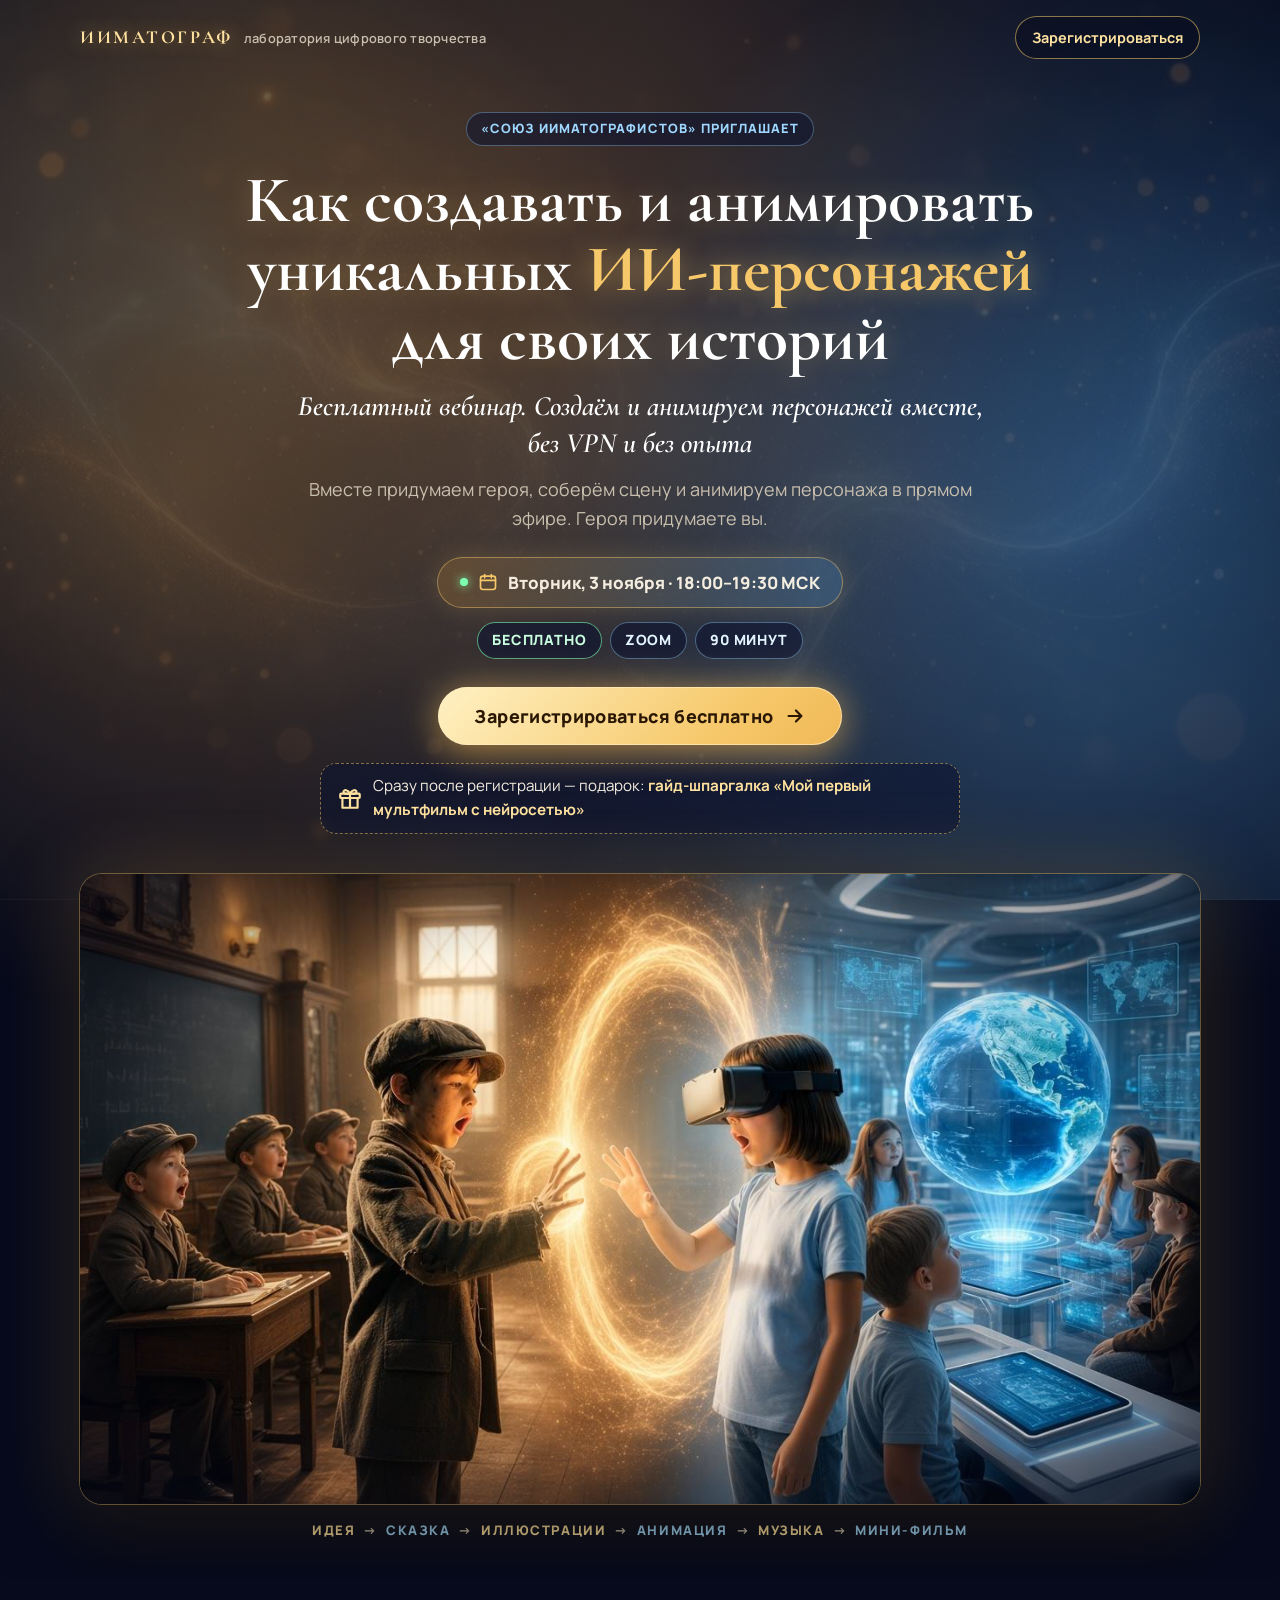
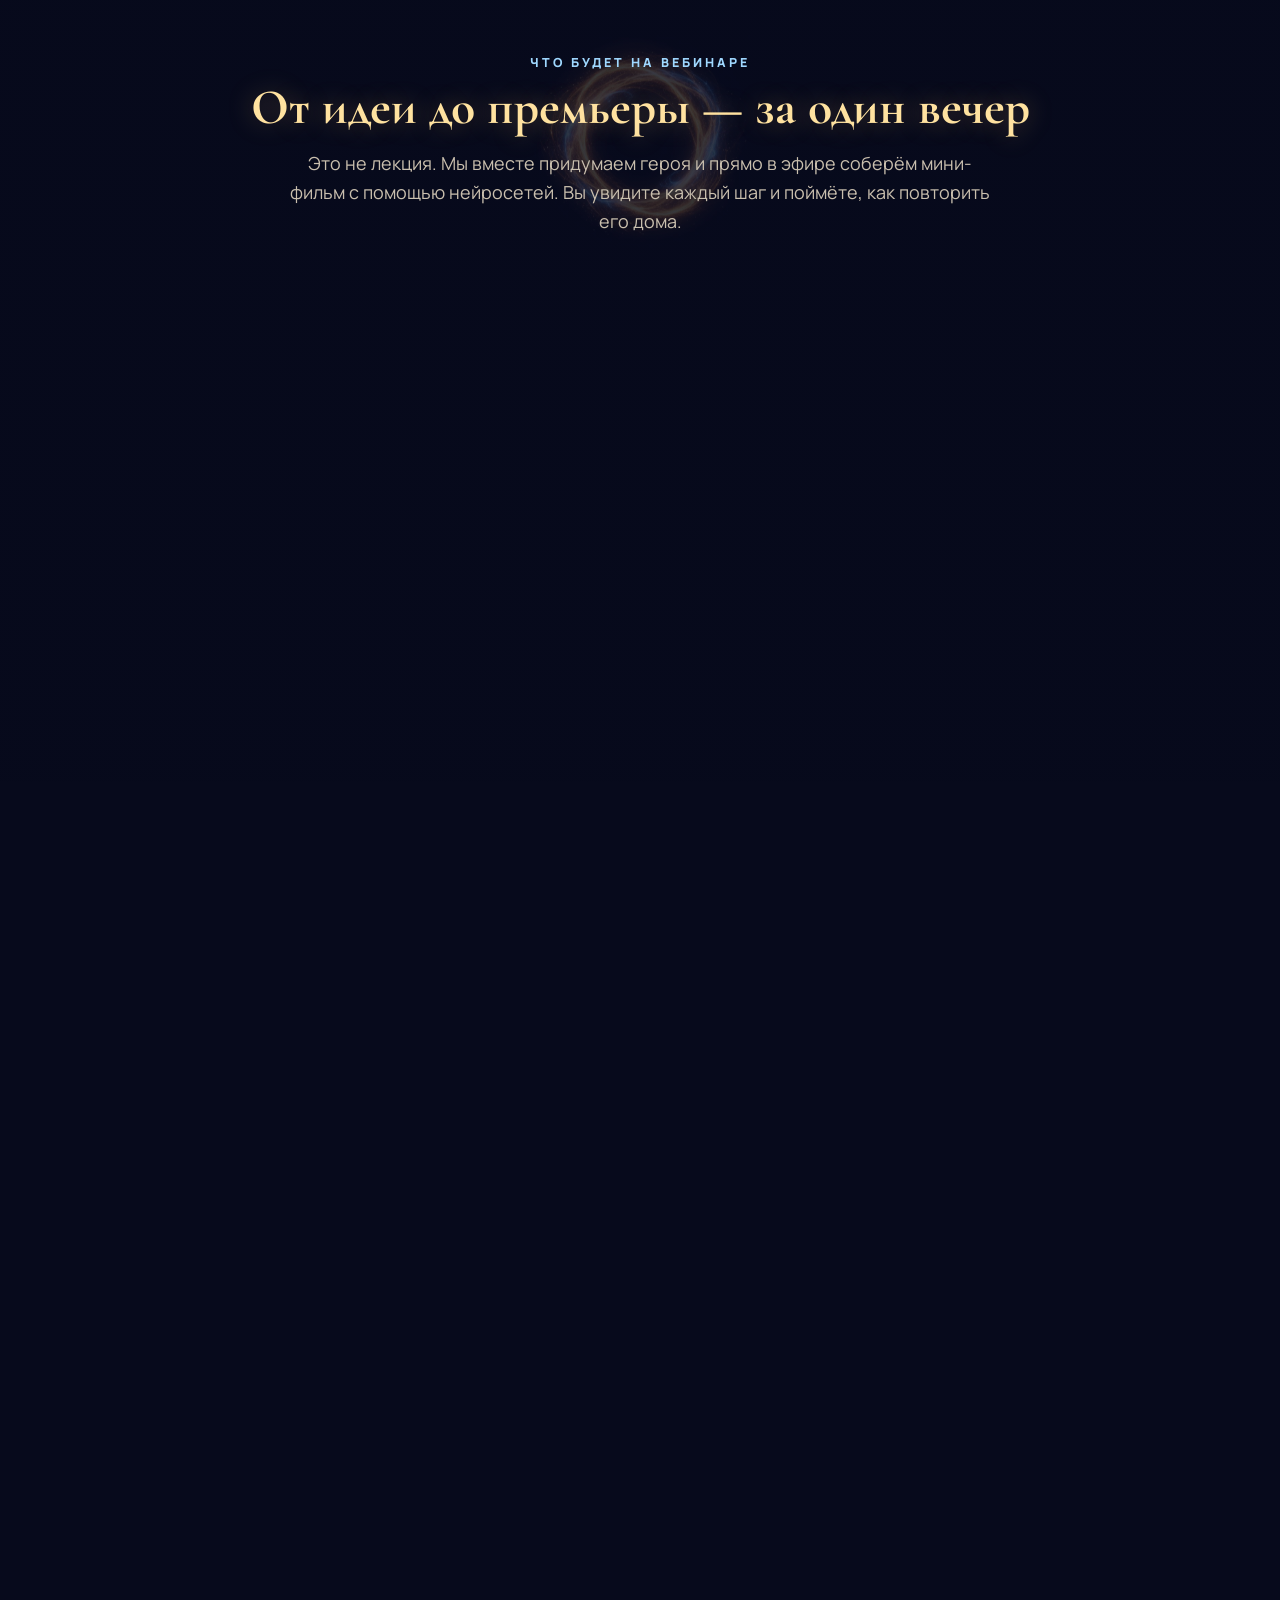
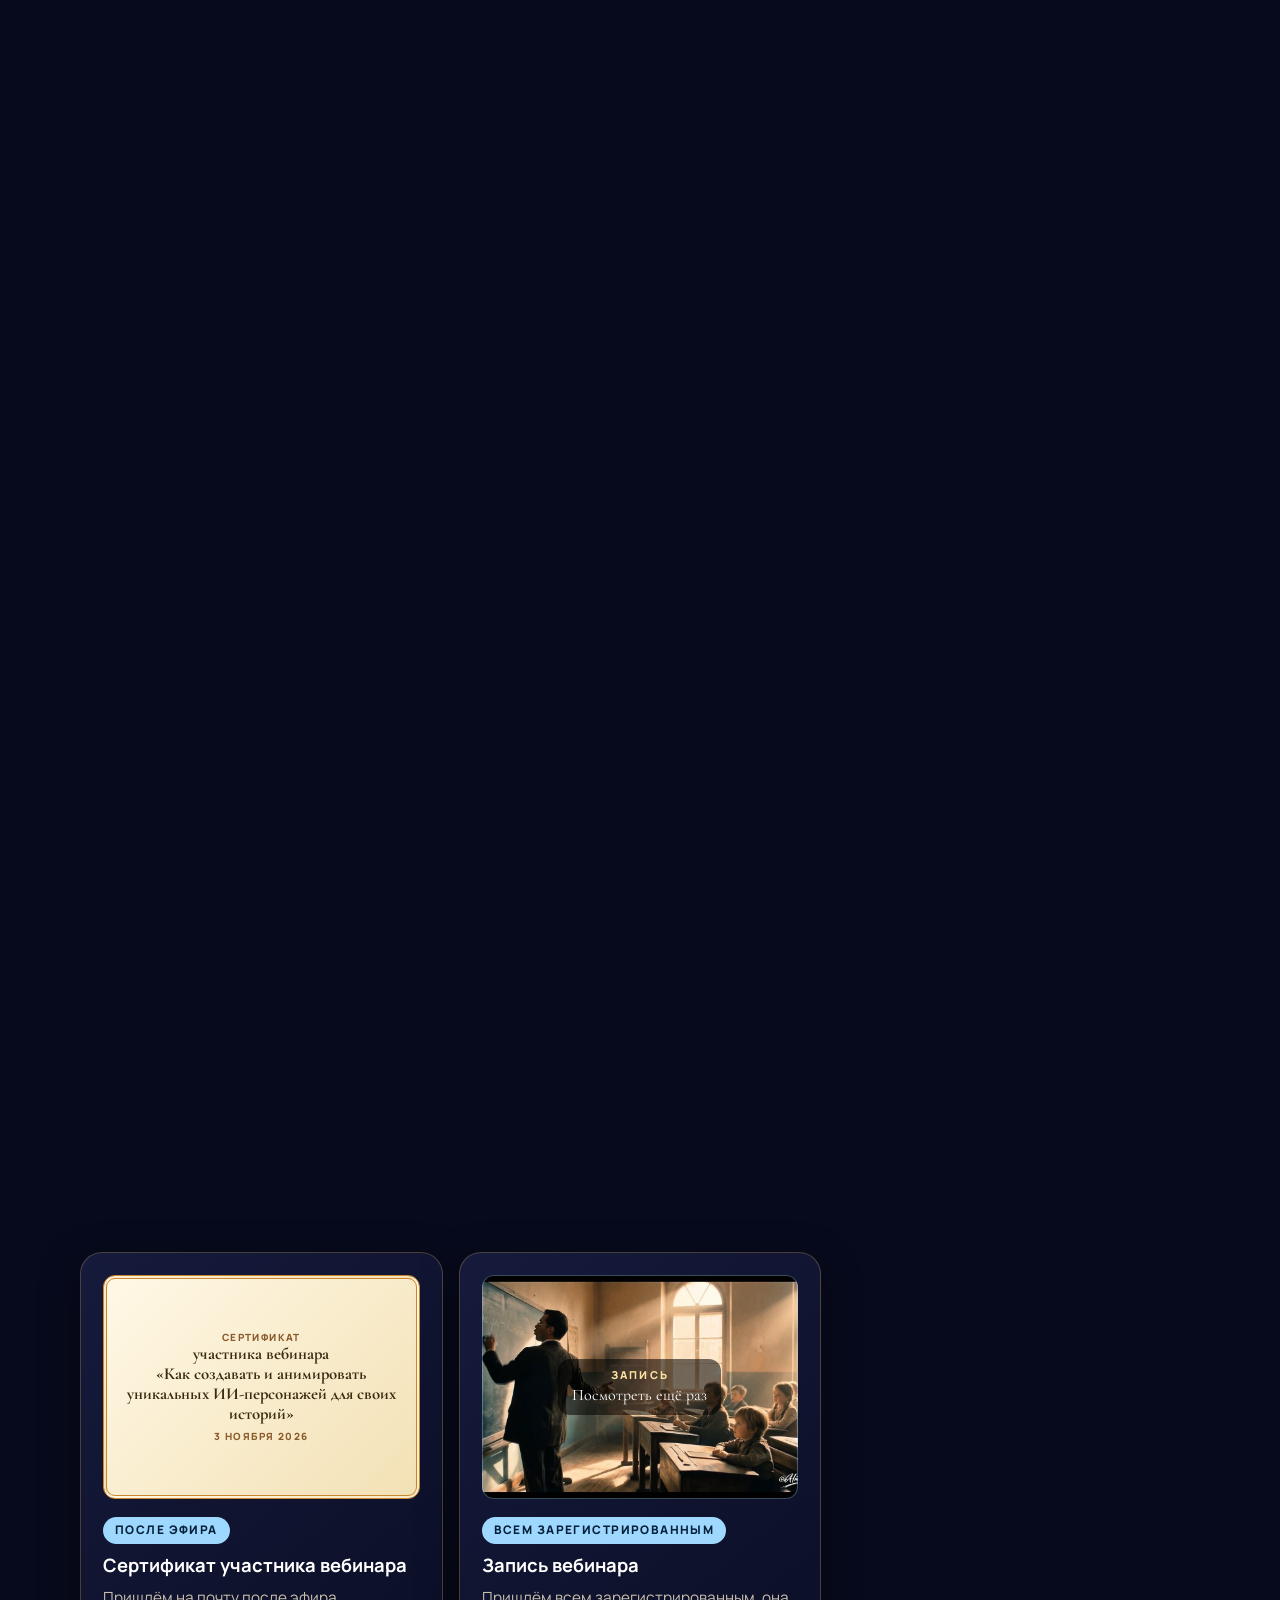
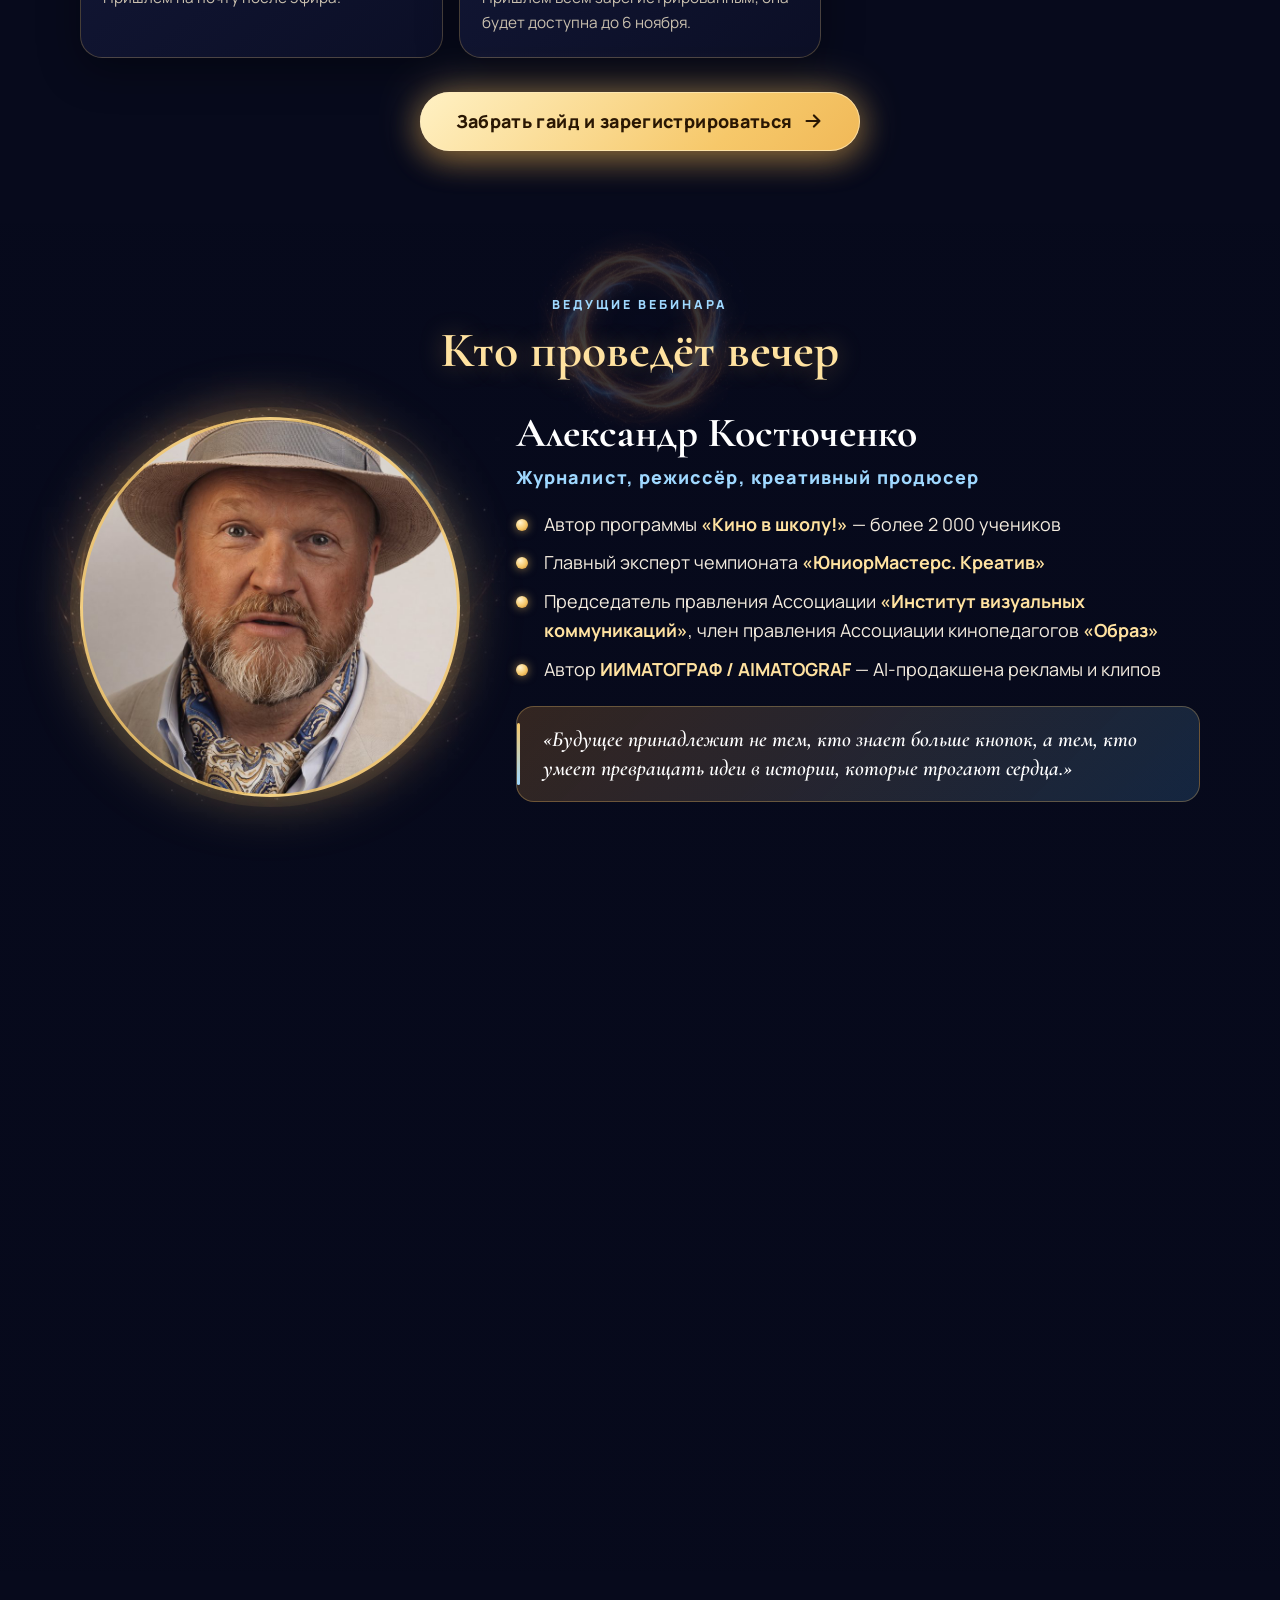
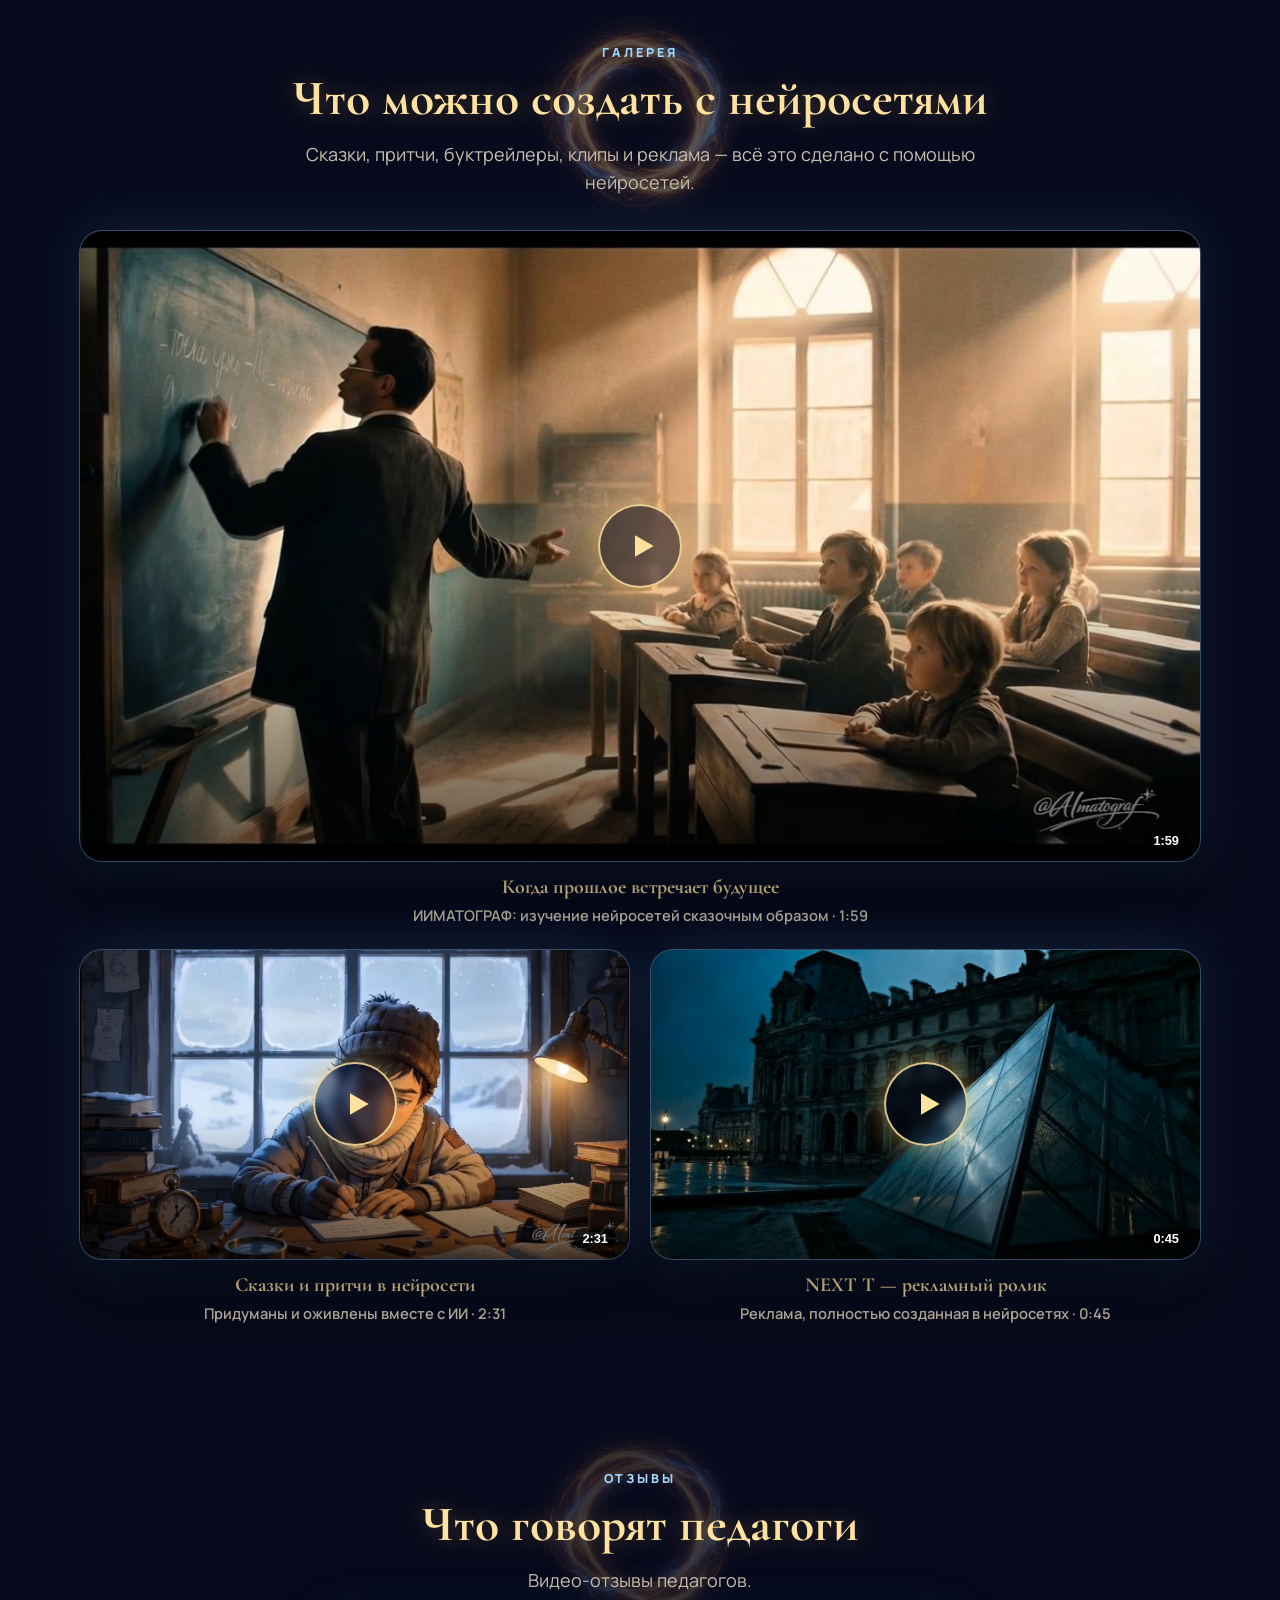
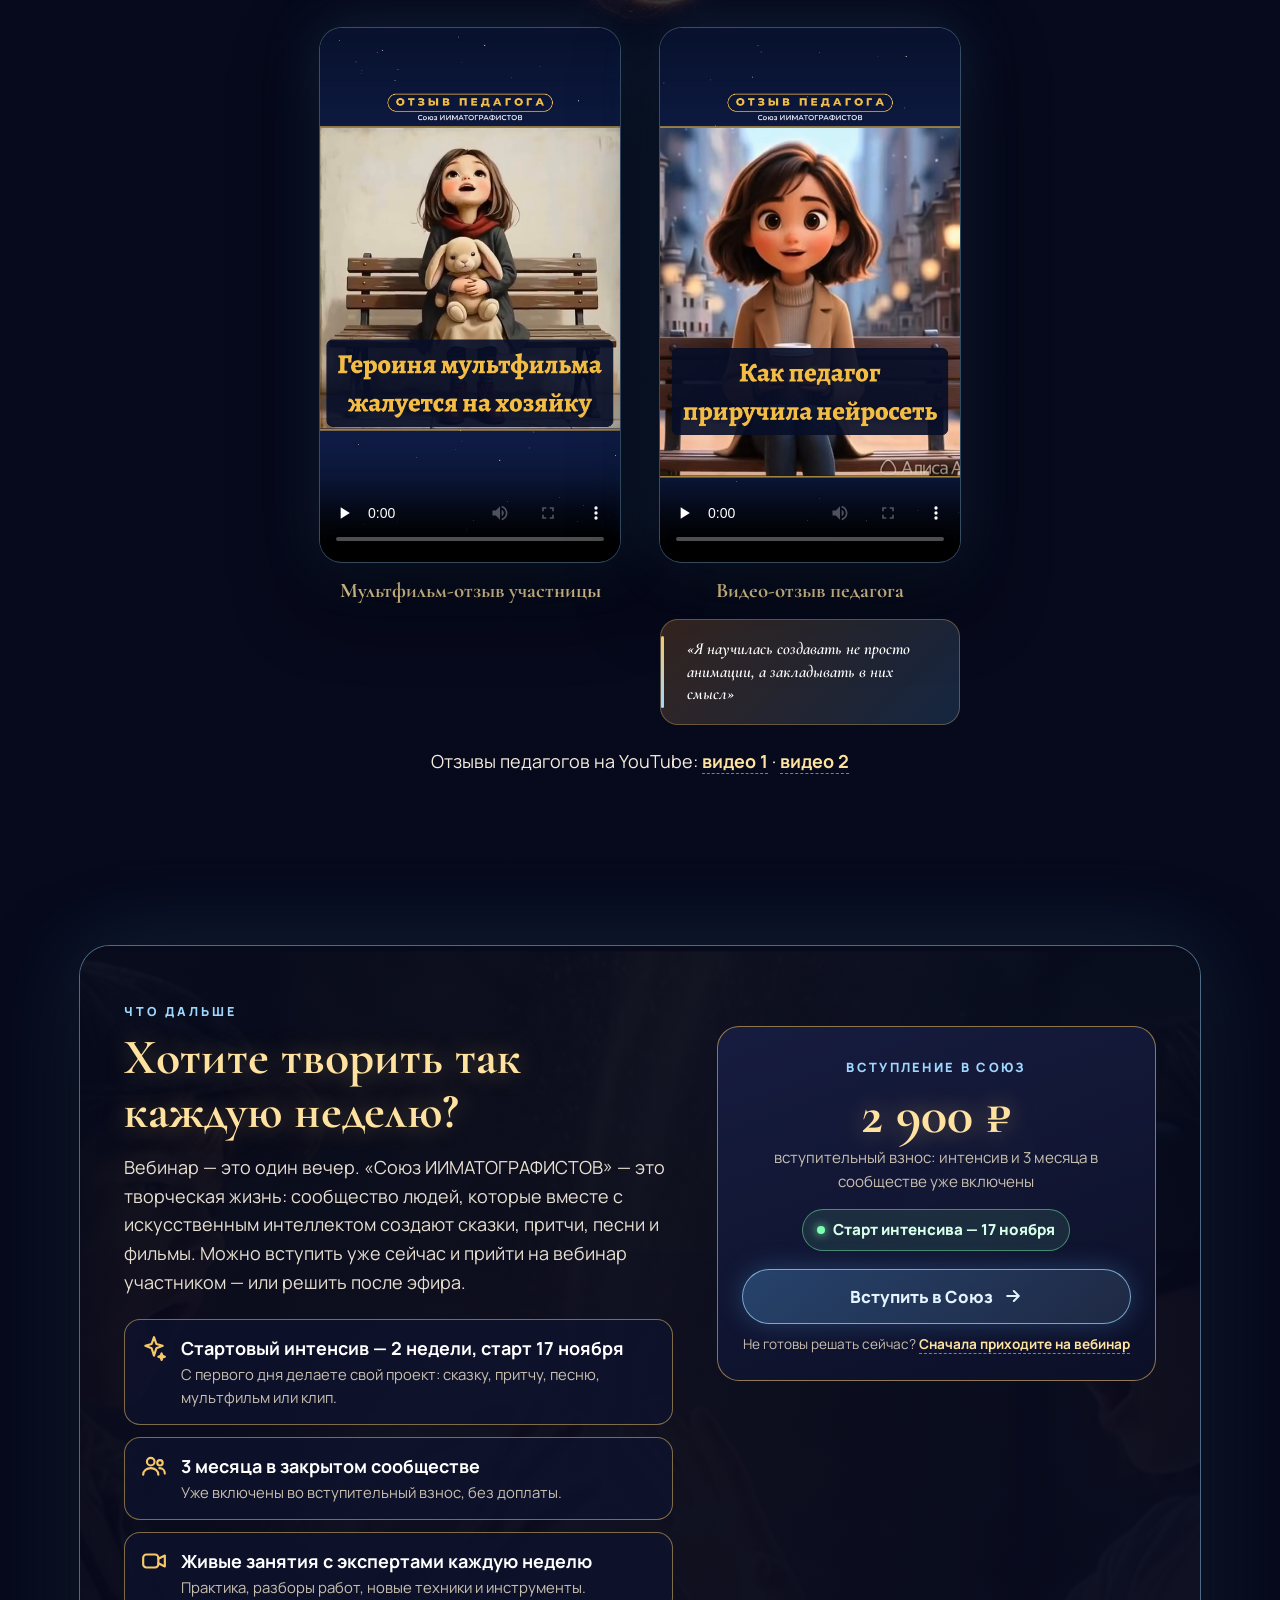
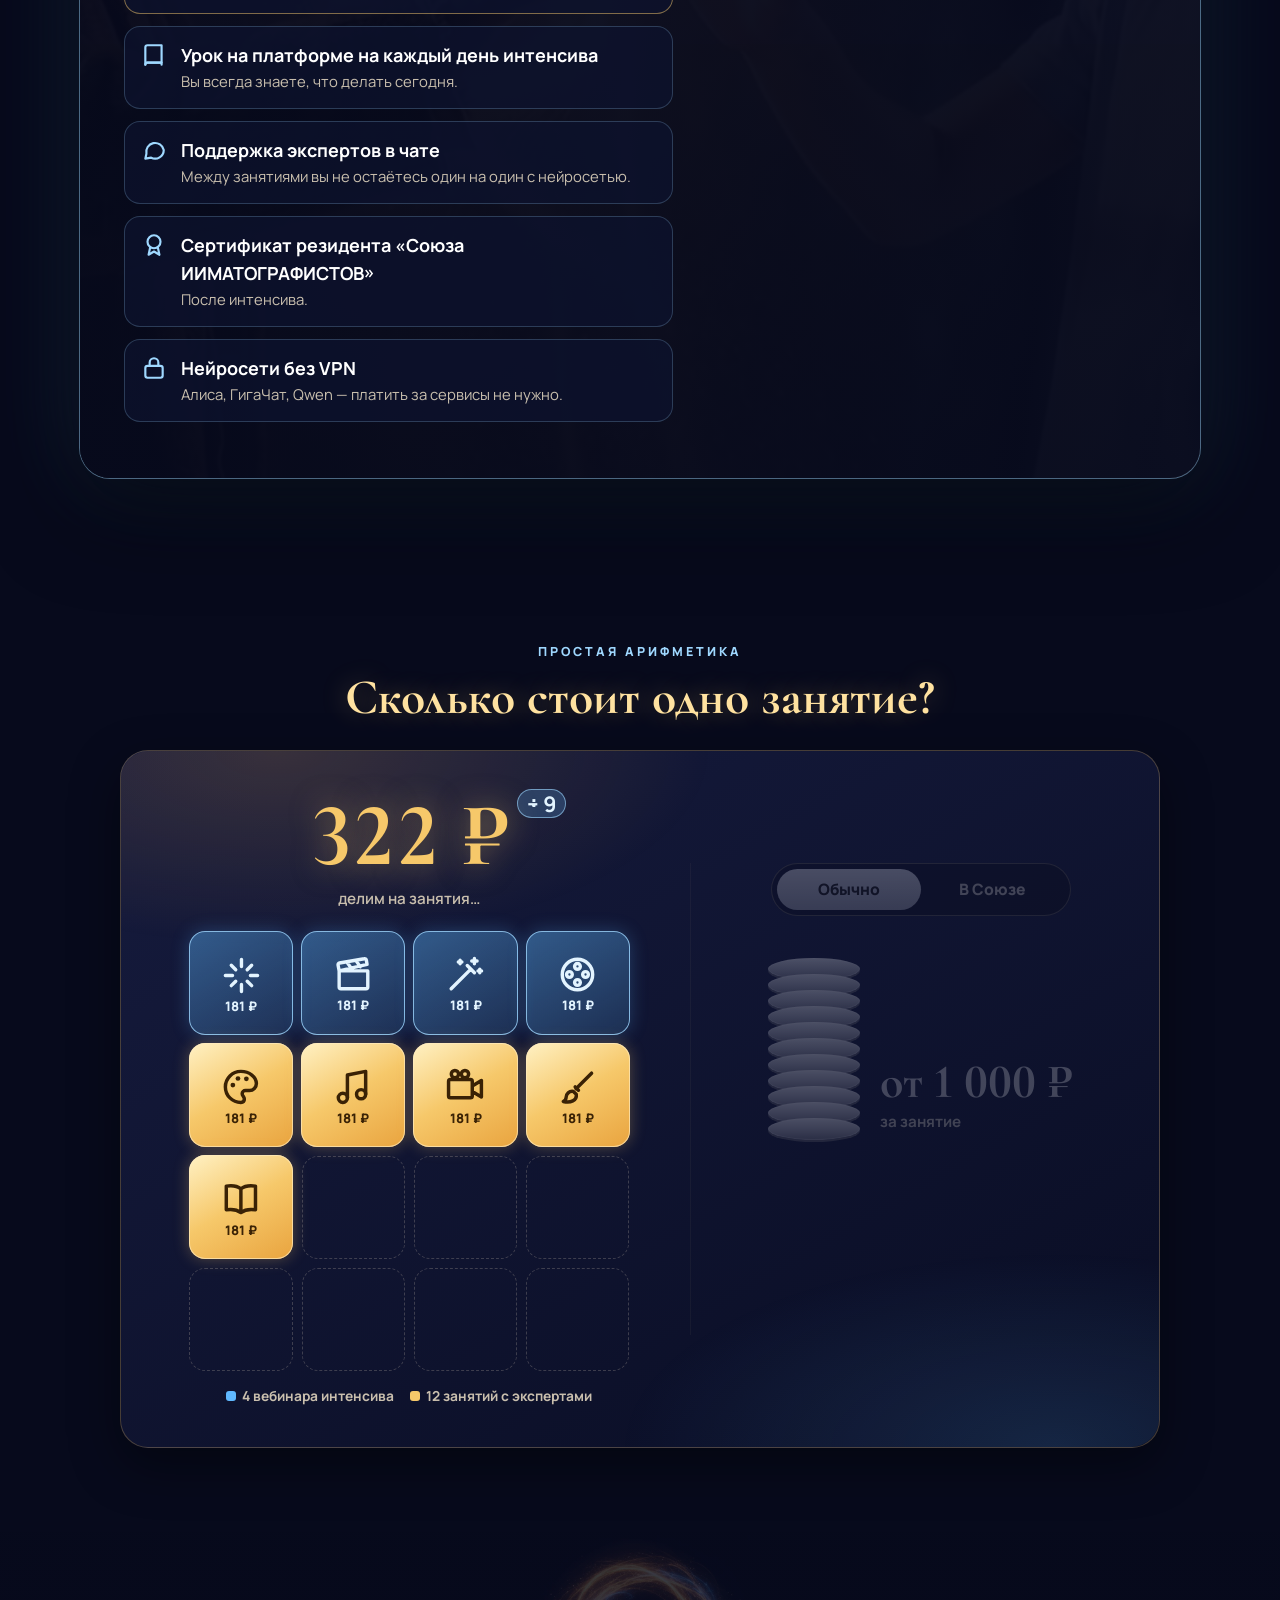
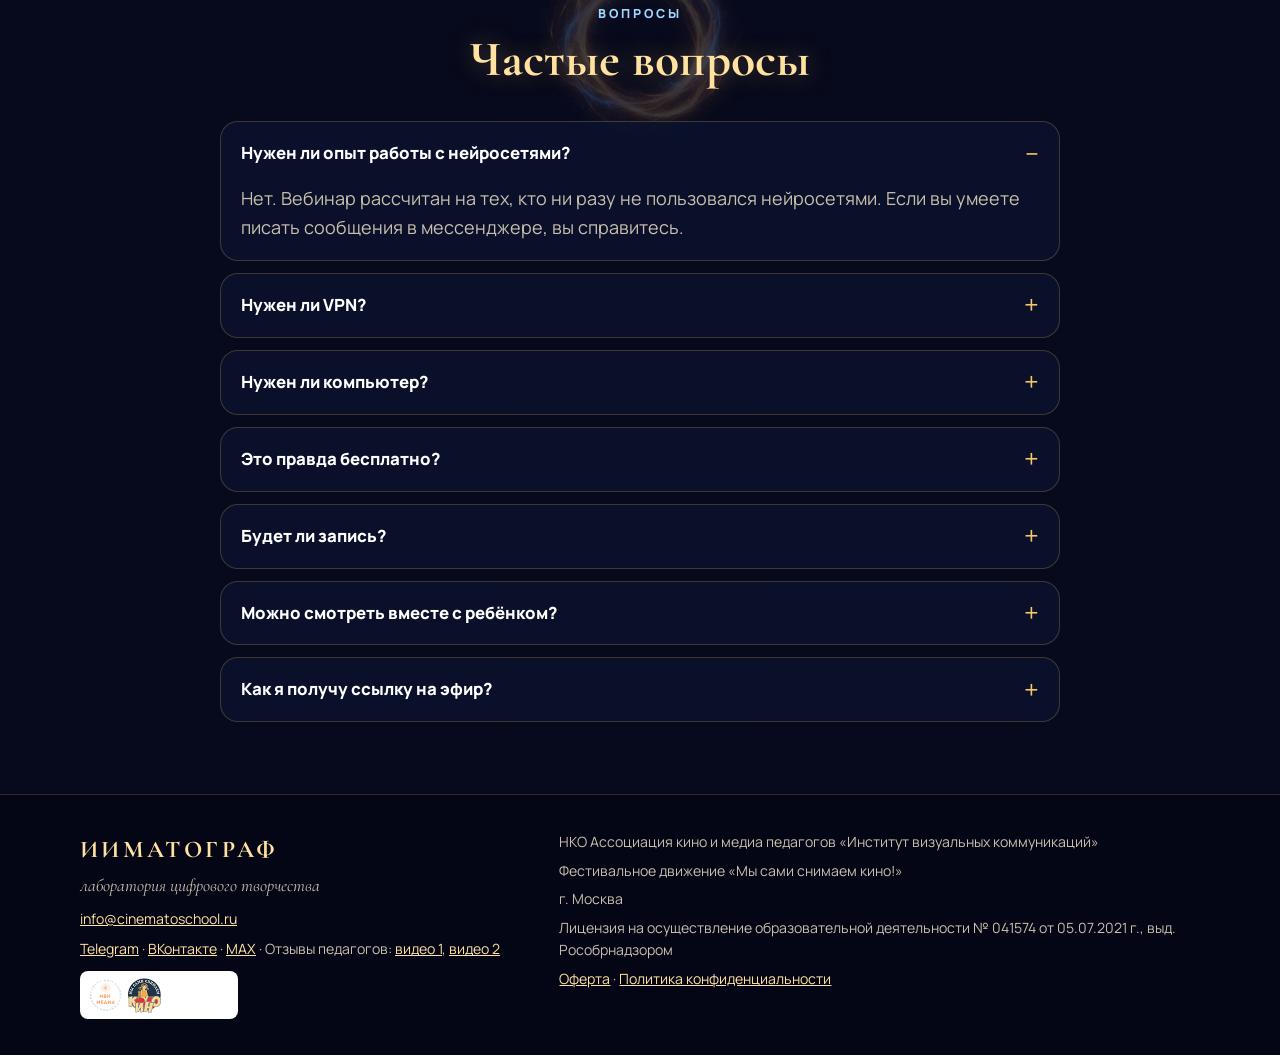
<file: index.html>
<!DOCTYPE html>
<html lang="ru">
<head>
<meta charset="utf-8">
<meta name="viewport" content="width=device-width, initial-scale=1, viewport-fit=cover">
<title>Вебинар «Как создавать и анимировать уникальных ИИ-персонажей для своих историй» — 3 ноября, 18:00 МСК | ИИМАТОГРАФ</title>
<meta name="description" content="Бесплатный вебинар. Создаём и анимируем персонажей вместе, без VPN и без опыта. Вторник, 3 ноября 2026, 18:00–19:30 МСК. Подарок за регистрацию — гайд-шпаргалка «Мой первый мультфильм с нейросетью».">
<meta name="theme-color" content="#070a1c">
<link rel="canonical" href="https://kan7739684-max.github.io/show-1310/">
<link rel="icon" href="favicon.ico" sizes="any">
<link rel="icon" href="favicon.svg" type="image/svg+xml">
<link rel="icon" href="favicon-32.png" sizes="32x32" type="image/png">
<link rel="apple-touch-icon" href="apple-touch-icon.png">
<meta property="og:type" content="website">
<meta property="og:locale" content="ru_RU">
<meta property="og:site_name" content="ИИМАТОГРАФ">
<meta property="og:url" content="https://kan7739684-max.github.io/show-1310/">
<meta property="og:title" content="Как создавать и анимировать уникальных ИИ-персонажей для своих историй — бесплатный вебинар 3 ноября">
<meta property="og:description" content="Бесплатный вебинар. Создаём и анимируем персонажей вместе, без VPN и без опыта. Вт, 3 ноября, 18:00 МСК, Zoom, бесплатно.">
<meta property="og:image" content="https://kan7739684-max.github.io/show-1310/og-image.jpg">
<meta property="og:image:width" content="1200">
<meta property="og:image:height" content="630">
<meta property="og:image:alt" content="Бесплатный вебинар «Как создавать и анимировать уникальных ИИ-персонажей для своих историй», 3 ноября, 18:00 МСК">
<meta name="twitter:card" content="summary_large_image">
<meta name="twitter:image" content="https://kan7739684-max.github.io/show-1310/og-image.jpg">
<link rel="preconnect" href="https://fonts.googleapis.com">
<link rel="preconnect" href="https://fonts.gstatic.com" crossorigin>
<link rel="stylesheet" href="https://fonts.googleapis.com/css2?family=Cormorant+Garamond:ital,wght@0,500;0,600;0,700;1,600&family=Manrope:wght@400;500;600;700;800&display=swap&subset=cyrillic">
<link rel="stylesheet" href="css/style.css">
<link rel="stylesheet" href="css/price181.css">
<script src="js/config.js"></script>
<!-- Яндекс Метрика: вставить код счётчика сюда, когда будет решение (сейчас не подключена)
<script>/* (function(m,e,t,r,i,k,a)Ellipsis)(window, document, "script", "https://mc.yandex.ru/metrika/tag.js", "ym"); ym(XXXXXXXX, "init", Ellipsis); */</script>
-->
<!-- Пиксель VK Рекламы (Top@Mail.ru): вставить сюда, когда будет ID (сейчас не подключён) -->
</head>
<body>
<script>document.documentElement.classList.add('js');if(/[?&]static\b/.test(location.search))document.documentElement.classList.remove('js');</script>
<div class="page-bg" aria-hidden="true"></div>
<div class="sparkles" id="sparkles" aria-hidden="true"></div>

<svg width="0" height="0" style="position:absolute" aria-hidden="true">
  <defs>
    <symbol id="i-cal" viewBox="0 0 24 24" fill="none" stroke="currentColor" stroke-width="2" stroke-linecap="round" stroke-linejoin="round"><rect x="3" y="5" width="18" height="16" rx="3"/><path d="M8 3v4M16 3v4M3 10h18"/></symbol>
    <symbol id="i-arrow" viewBox="0 0 24 24" fill="none" stroke="currentColor" stroke-width="2.4" stroke-linecap="round" stroke-linejoin="round"><path d="M5 12h14M13 6l6 6-6 6"/></symbol>
    <symbol id="i-check" viewBox="0 0 24 24" fill="none" stroke="currentColor" stroke-width="2.2" stroke-linecap="round" stroke-linejoin="round"><circle cx="12" cy="12" r="10"/><path d="M7.5 12.5l3 3 6-6.5"/></symbol>
    <symbol id="i-bulb" viewBox="0 0 24 24" fill="none" stroke="currentColor" stroke-width="2" stroke-linecap="round" stroke-linejoin="round"><path d="M9 18h6M10 21h4M12 3a6 6 0 0 0-4 10.5c.8.8 1 1.5 1 2.5h6c0-1 .2-1.7 1-2.5A6 6 0 0 0 12 3z"/></symbol>
    <symbol id="i-book" viewBox="0 0 24 24" fill="none" stroke="currentColor" stroke-width="2" stroke-linecap="round" stroke-linejoin="round"><path d="M4 5a2 2 0 0 1 2-2h13v16H6a2 2 0 0 0-2 2z"/><path d="M4 21a2 2 0 0 1 2-2h13v2"/></symbol>
    <symbol id="i-brush" viewBox="0 0 24 24" fill="none" stroke="currentColor" stroke-width="2" stroke-linecap="round" stroke-linejoin="round"><path d="M14 4l6 6-8 8-6-6z"/><path d="M6 12l-3 6 3 3 6-3"/></symbol>
    <symbol id="i-anim" viewBox="0 0 24 24" fill="none" stroke="currentColor" stroke-width="2" stroke-linecap="round" stroke-linejoin="round"><circle cx="12" cy="12" r="9"/><path d="M10 8l6 4-6 4z"/></symbol>
    <symbol id="i-music" viewBox="0 0 24 24" fill="none" stroke="currentColor" stroke-width="2" stroke-linecap="round" stroke-linejoin="round"><path d="M9 18V5l11-2v13"/><circle cx="6" cy="18" r="3"/><circle cx="17" cy="16" r="3"/></symbol>
    <symbol id="i-film" viewBox="0 0 24 24" fill="none" stroke="currentColor" stroke-width="2" stroke-linecap="round" stroke-linejoin="round"><rect x="3" y="4" width="18" height="16" rx="2"/><path d="M7 4v16M17 4v16M3 9h4M3 15h4M17 9h4M17 15h4"/></symbol>
    <symbol id="i-child" viewBox="0 0 24 24" fill="none" stroke="currentColor" stroke-width="2" stroke-linecap="round" stroke-linejoin="round"><circle cx="12" cy="6" r="3"/><path d="M12 9v7M8 12h8M9 21l3-5 3 5"/></symbol>
    <symbol id="i-adult" viewBox="0 0 24 24" fill="none" stroke="currentColor" stroke-width="2" stroke-linecap="round" stroke-linejoin="round"><circle cx="12" cy="5" r="3"/><path d="M8 21v-8a4 4 0 0 1 8 0v8M12 13v8"/></symbol>
    <symbol id="i-spark" viewBox="0 0 24 24" fill="none" stroke="currentColor" stroke-width="2" stroke-linecap="round" stroke-linejoin="round"><path d="M12 2l2.2 6.3L20 10l-5.8 2.2L12 19l-2.2-6.8L4 10l5.8-1.7z"/><path d="M19 17l.8 2.2L22 20l-2.2.8L19 23l-.8-2.2L16 20l2.2-.8z"/></symbol>
    <symbol id="i-gift" viewBox="0 0 24 24" fill="none" stroke="currentColor" stroke-width="2" stroke-linecap="round" stroke-linejoin="round"><rect x="3" y="8" width="18" height="4" rx="1"/><path d="M5 12v9h14v-9M12 8v13M12 8c-2-4-6-4-6-1.5S10 8 12 8zm0 0c2-4 6-4 6-1.5S14 8 12 8z"/></symbol>
    <symbol id="i-zoom" viewBox="0 0 24 24" fill="none" stroke="currentColor" stroke-width="2" stroke-linecap="round" stroke-linejoin="round"><rect x="2" y="6" width="14" height="12" rx="3"/><path d="M16 10l6-3v10l-6-3"/></symbol>
    <symbol id="i-chat" viewBox="0 0 24 24" fill="none" stroke="currentColor" stroke-width="2" stroke-linecap="round" stroke-linejoin="round"><path d="M21 12a8 8 0 0 1-11.6 7.1L4 20l1-4.6A8 8 0 1 1 21 12z"/></symbol>
    <symbol id="i-users" viewBox="0 0 24 24" fill="none" stroke="currentColor" stroke-width="2" stroke-linecap="round" stroke-linejoin="round"><circle cx="9" cy="8" r="3.5"/><path d="M2 20c0-3.5 3-6 7-6s7 2.5 7 6"/><circle cx="17.5" cy="9" r="2.5"/><path d="M17 14c3 0 5 2 5 5"/></symbol>
    <symbol id="i-award" viewBox="0 0 24 24" fill="none" stroke="currentColor" stroke-width="2" stroke-linecap="round" stroke-linejoin="round"><circle cx="12" cy="9" r="6"/><path d="M8.5 14l-1.5 7 5-3 5 3-1.5-7"/></symbol>
    <symbol id="i-lock" viewBox="0 0 24 24" fill="none" stroke="currentColor" stroke-width="2" stroke-linecap="round" stroke-linejoin="round"><rect x="4" y="10" width="16" height="11" rx="2"/><path d="M8 10V7a4 4 0 0 1 8 0v3"/></symbol>
    <symbol id="i-play" viewBox="0 0 24 24"><path d="M6 4l14 8-14 8z"/></symbol>
  </defs>
</svg>

<header class="topbar">
  <div class="wrap">
    <a class="logo" href="#top">ИИМАТОГРАФ<small>лаборатория цифрового творчества</small></a>
    <a class="top-cta" href="https://cinematoschool.ru/firstmult" data-reg data-goal="show_reg_click">Зарегистрироваться</a>
  </div>
</header>

<main id="top">

<section class="hero" id="b1">
  <div class="wrap">
    <span class="eyebrow reveal">«Союз&nbsp;ИИМАТОГРАФИСТОВ» приглашает</span>
    <h1 class="reveal">Как создавать и&nbsp;анимировать уникальных <span class="hl">ИИ-персонажей</span> для&nbsp;своих&nbsp;историй</h1>
    <p class="hero-lead reveal">Бесплатный вебинар. Создаём и&nbsp;анимируем персонажей вместе, <span class="nw">без VPN и&nbsp;без опыта</span></p>
    <p class="hero-sub reveal">Вместе придумаем героя, соберём сцену и анимируем персонажа в прямом эфире. Героя придумаете вы.</p>
    <div class="reveal"><span class="date-badge"><span class="dot"></span><svg><use href="#i-cal"/></svg>Вторник, 3 ноября · 18:00–19:30 МСК</span></div>
    <ul class="chips reveal"><li>Бесплатно</li><li>Zoom</li><li>90 минут</li></ul>
    <div class="actions reveal"><a class="btn" href="https://cinematoschool.ru/firstmult" data-reg data-goal="show_reg_click">Зарегистрироваться бесплатно<svg><use href="#i-arrow"/></svg></a></div>
    <div class="reveal"><p class="gift-note"><svg width="26" height="26" style="color:var(--gold-2);flex:none"><use href="#i-gift"/></svg><span>Сразу после регистрации — подарок: <b>гайд-шпаргалка «Мой первый мультфильм с нейросетью»</b></span></p></div>
    <div class="countdown reveal" id="countdown" aria-label="До начала вебинара">
      <div><b id="cd-d">9</b><span>дней</span></div><div><b id="cd-h">06</b><span>часов</span></div><div><b id="cd-m">27</b><span>минут</span></div>
    </div>
    <div class="banner reveal">
      <div class="banner-frame" role="img" aria-label="Мальчик из прошлого и девочка в VR-очках касаются ладонями через золотой портал"><div class="portal-glow"></div></div>
      <ul class="chain"><li>Идея</li><li>Сказка</li><li>Иллюстрации</li><li>Анимация</li><li>Музыка</li><li>Мини-фильм</li></ul>
    </div>
  </div>
</section>

<section class="alt" id="show">
  <div class="wrap">
    <div class="sec-head reveal"><div class="ring-deco"></div>
      <span class="sec-label">Что будет на вебинаре</span>
      <h2>От идеи до премьеры — за&nbsp;один вечер</h2>
      <p class="lead">Это не лекция. Мы вместе придумаем героя и прямо в эфире соберём мини-фильм с помощью нейросетей. Вы увидите каждый шаг и поймёте, как повторить его дома.</p>
    </div>
    <ol class="steps">
      <li class="step reveal"><svg class="ico"><use href="#i-bulb"/></svg><h3>Идея</h3><p>Героя придумываете вы: пишете варианты в чат, а потом всем залом голосуем.</p></li>
      <li class="step reveal"><svg class="ico"><use href="#i-book"/></svg><h3>Сказка</h3><p>Пишем сказку вместе с нейросетью, как с соавтором. Черновик даёт она, а авторы — мы.</p></li>
      <li class="step reveal"><svg class="ico"><use href="#i-brush"/></svg><h3>Иллюстрации</h3><p>Создаём героя и сцены в одном стиле: от «кастинга» до готовой раскадровки.</p></li>
      <li class="step reveal"><svg class="ico"><use href="#i-anim"/></svg><h3>Анимация</h3><p>Картинки оживают: герой двигается, мир сказки наполняется движением.</p></li>
      <li class="step reveal"><svg class="ico"><use href="#i-music"/></svg><h3>Музыка</h3><p>Добавляем песню или мелодию. Название фильма тоже придумывает чат.</p></li>
      <li class="step final reveal"><svg class="ico"><use href="#i-film"/></svg><h3>Премьера мини-фильма</h3><p>Смотрим фильм на весь экран — премьера того, что создали вместе за вечер.</p></li>
    </ol>
  </div>
</section>

<section id="formula">
  <div class="wrap">
    <div class="sec-head reveal"><div class="ring-deco"></div>
      <span class="sec-label">Наша формула</span>
      <h2>Творчество, в котором главный — человек</h2>
    </div>
    <ul class="formula">
      <li class="reveal"><svg><use href="#i-child"/></svg><span class="who-is">Ребёнок</span><span class="role">автор</span><p>Придумывает героя, мир и то, чем закончится история.</p></li>
      <li class="reveal"><svg><use href="#i-adult"/></svg><span class="who-is">Взрослый</span><span class="role">ведущий</span><p>Задаёт вопросы, помогает довести замысел до фильма.</p></li>
      <li class="reveal"><svg><use href="#i-spark"/></svg><span class="who-is">Нейросеть</span><span class="role">помощник</span><p>Берёт на себя технику: текст, картинки, движение, музыку.</p></li>
    </ul>
    <div class="novpn reveal">
      <div>
        <h3>Нейросети, которые работают без VPN</h3>
        <p>На вебинаре показываем сервисы, которые на момент подготовки открываются в России без VPN и без иностранной карты. Всё, что вы увидите, можно повторить дома.</p>
        <ul class="tools"><li>Алиса</li><li>ГигаЧат</li><li>Qwen</li></ul>
      </div>
      <div class="photo" style="background-image:url(img/soyuz_globe.jpg)" role="img" aria-label="Дети показывают на голографический глобус"></div>
    </div>
  </div>
</section>

<section class="alt" id="for-whom">
  <div class="wrap">
    <div class="sec-head reveal"><div class="ring-deco"></div>
      <span class="sec-label">Для кого</span>
      <h2>Вебинар для всех, кто хочет творить</h2>
      <p class="lead">Опыт не нужен. Достаточно желания создавать свои истории.</p>
    </div>
    <ul class="who reveal">
      <li>Педагоги</li><li>Родители</li><li>Бабушки и дедушки</li><li>Студенты</li><li>Предприниматели</li><li>Художники</li><li>Блогеры</li><li>Пенсионеры</li><li class="all">и все, кто хочет творить</li>
    </ul>
    <div class="seg">
      <article class="reveal"><h3>Педагогам</h3><p>Увидите готовую идею творческого проекта для урока или кружка, где ребёнок — автор, а нейросеть только помогает.</p></article>
      <article class="reveal"><h3>Родителям, бабушкам и дедушкам</h3><p>Вечер вместе с ребёнком, а не в телефонах по отдельности. Смотрите вебинар вдвоём — пусть он предложит героя.</p></article>
      <article class="reveal"><h3>Тем, кто творит для себя</h3><p>Никогда не поздно начать. Технику берёт на себя нейросеть, а замысел и душа истории — ваши.</p></article>
    </div>
  </div>
</section>

<section id="gifts">
  <div class="wrap">
    <div class="sec-head reveal"><div class="ring-deco"></div>
      <span class="sec-label">Подарки участникам</span>
      <h2>Что вы унесёте с&nbsp;вебинара</h2>
    </div>
    <div class="gifts">
      <article class="gift main reveal">
        <img src="img/guide_cover.jpg" alt="Обложка гайда-шпаргалки «Мой первый мультфильм с нейросетью»" loading="lazy">
        <div>
          <span class="tag">Сразу после регистрации</span>
          <h3>Гайд-шпаргалка «Мой первый мультфильм с нейросетью»</h3>
          <ul>
            <li>пошаговый путь от идеи до премьеры — без VPN и без опыта;</li>
            <li>готовый запрос для нейросети на каждом шаге;</li>
            <li>шаблон раскадровки и 10 идей для сюжетов.</li>
          </ul>
        </div>
      </article>
      <article class="gift reveal"><div class="cert"><div><small>Сертификат</small>участника вебинара<br>«Как создавать и анимировать уникальных ИИ-персонажей для своих историй»<small style="margin-top:6px">3 ноября 2026</small></div></div><span class="tag ice">После эфира</span><h3>Сертификат участника вебинара</h3><p>Пришлём на почту после эфира.</p></article>
      <article class="gift reveal"><div class="titles" style="background:url(img/vimeo_1.jpg) center/cover"><div style="background:rgba(0,0,0,.55);padding:8px 14px;border-radius:12px"><em>Запись</em>Посмотреть ещё раз</div></div><span class="tag ice">Всем зарегистрированным</span><h3>Запись вебинара</h3><p>Пришлём всем зарегистрированным, она будет доступна до 6 ноября.</p></article>
    </div>
    <div class="after reveal"><a class="btn" href="https://cinematoschool.ru/firstmult" data-reg data-goal="show_reg_click">Забрать гайд и зарегистрироваться<svg><use href="#i-arrow"/></svg></a></div>
  </div>
</section>

<section class="alt" id="host">
  <div class="wrap">
    <div class="sec-head reveal"><div class="ring-deco"></div><span class="sec-label">Ведущие вебинара</span><h2>Кто проведёт вечер</h2></div>
    <div class="host">
      <div class="host-photo reveal"><div class="ring"></div><div class="ph" role="img" aria-label="Александр Костюченко, фото"></div></div>
      <div class="reveal">
        <h3>Александр Костюченко</h3>
        <p class="role">Журналист, режиссёр, креативный продюсер</p>
        <ul class="regalia">
          <li>Автор программы <b>«Кино в школу!»</b> — более 2 000 учеников</li>
          <li>Главный эксперт чемпионата <b>«ЮниорМастерс. Креатив»</b></li>
          <li>Председатель правления Ассоциации <b>«Институт визуальных коммуникаций»</b>, член правления Ассоциации кинопедагогов <b>«Образ»</b></li>
          <li>Автор <b>ИИМАТОГРАФ / AIMATOGRAF</b> — AI-продакшена рекламы и клипов</li>
        </ul>
        <blockquote class="quote">«Будущее принадлежит не тем, кто знает больше кнопок, а тем, кто умеет превращать идеи в истории, которые трогают сердца.»</blockquote>
      </div>
    </div>
    <div class="cohost reveal">
      <div class="cohost-ph photo" role="img" aria-label="Яков Шварцман"></div>
      <div>
        <span class="cohost-tag">Участвует в вебинаре</span>
        <h3>Яков Шварцман</h3>
        <p class="role">Режиссёр, сценарист легендарной программы «АБВГДейка», сочинитель прекрасных сказок</p>
      </div>
    </div>
    <div class="trust reveal" id="trust">
      <span class="sec-label">Партнёры и лицензия</span>
      <h3 class="trust-title">Нам доверяют</h3>
      <ul class="partners">
        <li><b>МПГУ</b><small>Московский педагогический государственный университет</small></li>
        <li><b>Ассоциация «Институт визуальных коммуникаций»</b><small>НКО Ассоциация кино и медиа педагогов</small></li>
        <li><b>Ассоциация кинопедагогов «Образ»</b><small>Партнёр</small></li>
        <li class="partner-logo"><a href="https://kinouroki.org" target="_blank" rel="noopener" aria-label="Киноуроки в школах России"><img src="img/logo-kinouroki.svg" alt="" width="112" height="112" loading="lazy"><b>Киноуроки в школах России</b></a></li>
      </ul>
      <div class="license">
        <svg><use href="#i-award"/></svg>
        <div><b>Образовательная лицензия</b>
          <p>Лицензия на осуществление образовательной деятельности № 041574 от 05.07.2021 г., выдана Рособрнадзором</p>
          <small>Лицензиат: НКО «Институт визуальных коммуникаций»</small></div>
      </div>
    </div>
  </div>
</section>

<section id="works">
  <div class="wrap">
    <div class="sec-head reveal"><div class="ring-deco"></div>
      <span class="sec-label">Галерея</span>
      <h2>Что можно создать с&nbsp;нейросетями</h2>
      <p class="lead">Сказки, притчи, буктрейлеры, клипы и реклама — всё это сделано с помощью нейросетей.</p>
    </div>
    <div class="works">
      <div class="wide reveal">
        <button class="screen" data-vimeo="1200400319" style="background-image:url(img/vimeo_1.jpg)" aria-label="Смотреть: ИИМАТОГРАФ. Изучение нейросетей сказочным образом"><span class="play"><svg><use href="#i-play"/></svg></span><span class="dur">1:59</span></button>
        <h3 class="work-title">Когда прошлое встречает будущее</h3><p class="work-cap">ИИМАТОГРАФ: изучение нейросетей сказочным образом · 1:59</p>
      </div>
      <div class="reveal">
        <button class="screen" data-vimeo="1200401116" style="background-image:url(img/vimeo_2.jpg)" aria-label="Смотреть: создание сказок и притч"><span class="play"><svg><use href="#i-play"/></svg></span><span class="dur">2:31</span></button>
        <h3 class="work-title">Сказки и притчи в нейросети</h3><p class="work-cap">Придуманы и оживлены вместе с ИИ · 2:31</p>
      </div>
      <div class="reveal">
        <button class="screen" data-vimeo="1200404997" style="background-image:url(img/vimeo_3.jpg)" aria-label="Смотреть: NEXT T — рекламный ролик"><span class="play"><svg><use href="#i-play"/></svg></span><span class="dur">0:45</span></button>
        <h3 class="work-title">NEXT T — рекламный ролик</h3><p class="work-cap">Реклама, полностью созданная в нейросетях · 0:45</p>
      </div>
    </div>
  </div>
</section>

<section class="alt" id="stories">
  <div class="wrap">
    <div class="sec-head reveal"><div class="ring-deco"></div><span class="sec-label">Отзывы</span><h2>Что говорят педагоги</h2>
      <p class="lead">Видео-отзывы педагогов.</p></div>
    <div class="reviews2">
      <figure class="review-slot reveal">
        <div class="vbox">
          <video controls playsinline preload="none" poster="img/cover_otzyv_1.jpg" aria-label="Мультфильм-отзыв участницы">
            <source src="video/reel_otzyv_1.mp4" type="video/mp4">
          </video>
        </div>
        <figcaption><b>Мультфильм-отзыв участницы</b></figcaption>
      </figure>
      <figure class="review-slot reveal">
        <div class="vbox">
          <video controls playsinline preload="none" poster="img/cover_otzyv_2.jpg" aria-label="Видео-отзыв педагога">
            <source src="video/reel_otzyv_2.mp4" type="video/mp4">
          </video>
        </div>
        <figcaption><b>Видео-отзыв педагога</b>
          <blockquote class="quote review-q">«Я научилась создавать не просто анимации, а закладывать в них смысл»</blockquote></figcaption>
      </figure>
    </div>
    <p class="center reveal" style="margin-top:22px">Отзывы педагогов на YouTube: <a class="link-gold" href="https://youtube.com/shorts/ALOI1r8Axno" target="_blank" rel="noopener">видео 1</a> · <a class="link-gold" href="https://youtube.com/shorts/0h6yJG08rAQ" target="_blank" rel="noopener">видео 2</a></p>
  </div>
</section>



<section class="soyuz" id="soyuz">
  <div class="wrap">
    <div class="soyuz-box reveal">
      <div class="soyuz-grid">
        <div class="s-head">
          <span class="sec-label">Что дальше</span>
          <h2>Хотите творить так каждую неделю?</h2>
          <p class="lead">Вебинар — это один вечер. «Союз ИИМАТОГРАФИСТОВ» — это творческая жизнь: сообщество людей, которые вместе с искусственным интеллектом создают сказки, притчи, песни и фильмы. Можно вступить уже сейчас и прийти на вебинар участником — или решить после эфира.</p>
        </div>
        <div class="s-list">
          <ul class="incl-list">
            <li class="key"><svg><use href="#i-spark"/></svg><div><b>Стартовый интенсив — 2 недели, старт 17 ноября</b><span>С первого дня делаете свой проект: сказку, притчу, песню, мультфильм или клип.</span></div></li>
            <li class="key"><svg><use href="#i-users"/></svg><div><b>3 месяца в закрытом сообществе</b><span>Уже включены во вступительный взнос, без доплаты.</span></div></li>
            <li class="key"><svg><use href="#i-zoom"/></svg><div><b>Живые занятия с экспертами каждую неделю</b><span>Практика, разборы работ, новые техники и инструменты.</span></div></li>
            <li><svg><use href="#i-book"/></svg><div><b>Урок на платформе на каждый день интенсива</b><span>Вы всегда знаете, что делать сегодня.</span></div></li>
            <li><svg><use href="#i-chat"/></svg><div><b>Поддержка экспертов в чате</b><span>Между занятиями вы не остаётесь один на один с нейросетью.</span></div></li>
            <li><svg><use href="#i-award"/></svg><div><b>Сертификат резидента «Союза ИИМАТОГРАФИСТОВ»</b><span>После интенсива.</span></div></li>
            <li><svg><use href="#i-lock"/></svg><div><b>Нейросети без VPN</b><span>Алиса, ГигаЧат, Qwen — платить за сервисы не нужно.</span></div></li>
          </ul>
        </div>
        <aside class="price-card">
          <span class="lbl">Вступление в Союз</span>
          <div class="price">2&nbsp;900&nbsp;₽</div>
          <p class="incl">вступительный взнос: интенсив и 3 месяца в сообществе уже включены</p>
          <span class="start"><span class="dot"></span>Старт интенсива — 17 ноября</span>
          <a class="btn-ice" href="https://kan7739684-max.github.io/iimatograf-landing/" data-goal="soyuz_pay_click" target="_blank" rel="noopener">Вступить в Союз<svg width="20" height="20"><use href="#i-arrow"/></svg></a>
          <p class="fine">Не готовы решать сейчас? <a class="link-gold" href="https://cinematoschool.ru/firstmult" data-reg data-goal="show_reg_click" target="_blank" rel="noopener">Сначала приходите на вебинар</a></p>
        </aside>
      </div>
    </div>
  </div>
</section>

<!-- Интерактив «Сколько стоит одно занятие» (css/price181.css, js/price181.js) -->
<section class="p181" id="cena" data-p181 aria-labelledby="p181-title">
  <div class="p181-wrap">
    <div class="p181-head">
      <span class="p181-label">Простая арифметика</span>
      <h2 id="p181-title">Сколько стоит одно занятие?</h2>
    </div>

    <div class="p181-card" data-state="idle">
      <div class="p181-split">
        <div class="p181-counter" aria-hidden="true">
          <div class="p181-num"><span class="p181-val">2&nbsp;900</span>&nbsp;₽<span class="p181-div">÷&nbsp;<b>1</b></span></div>
          <div class="p181-sub">вступительный взнос</div>
        </div>
        <ol class="p181-grid" aria-label="16 занятий: 4 вебинара интенсива и 12 занятий с экспертами"></ol>
        <ul class="p181-legend">
          <li><i class="b"></i>4 вебинара интенсива</li>
          <li><i class="g"></i>12 занятий с&nbsp;экспертами</li>
        </ul>
        <button class="p181-play" type="button">
          <svg viewBox="0 0 24 24" aria-hidden="true"><path d="M8 5.5v13l10.5-6.5z" fill="currentColor"/></svg>Разложить на&nbsp;занятия
        </button>
      </div>

      <div class="p181-compare" aria-hidden="true">
        <div class="p181-toggle" role="group" aria-label="Цена одного занятия">
          <button type="button" data-mode="usual" aria-pressed="true">Обычно</button>
          <button type="button" data-mode="soyuz" aria-pressed="false">В&nbsp;Союзе</button>
          <span class="p181-knob" aria-hidden="true"></span>
        </div>
        <div class="p181-stage" data-mode="usual">
          <div class="p181-stack" aria-hidden="true"><span class="p181-ghost"></span></div>
          <div class="p181-price">
            <b class="p181-pu">от&nbsp;1&nbsp;000&nbsp;₽</b>
            <b class="p181-ps">181&nbsp;₽</b>
            <span>за&nbsp;занятие</span>
          </div>
        </div>
        <div class="p181-final">
          <div class="p181-badge">в&nbsp;5,5&nbsp;раза выгоднее</div>
          <div class="p181-actions">
            <a class="p181-cta" href="https://kan7739684-max.github.io/iimatograf-landing/" data-goal="soyuz_pay_click" target="_blank" rel="noopener">Вступить в&nbsp;Союз<svg viewBox="0 0 24 24" aria-hidden="true"><path d="M5 12h13M13 6l6 6-6 6" fill="none" stroke="currentColor" stroke-width="2.4" stroke-linecap="round" stroke-linejoin="round"/></svg></a>
            <button class="p181-replay" type="button"><svg viewBox="0 0 24 24" aria-hidden="true"><path d="M4 12a8 8 0 1 0 2.4-5.7M4 4v4.5h4.5" fill="none" stroke="currentColor" stroke-width="2.2" stroke-linecap="round" stroke-linejoin="round"/></svg>Разобрать ещё раз</button>
          </div>
        </div>
      </div>
      <p class="p181-sr" aria-live="polite"></p>
    </div>
  </div>
</section>

<section class="alt" id="faq">
  <div class="wrap">
    <div class="sec-head reveal"><div class="ring-deco"></div><span class="sec-label">Вопросы</span><h2>Частые вопросы</h2></div>
    <div class="faq reveal">
      <details open><summary>Нужен ли опыт работы с нейросетями?</summary><p>Нет. Вебинар рассчитан на тех, кто ни разу не пользовался нейросетями. Если вы умеете писать сообщения в мессенджере, вы справитесь.</p></details>
      <details><summary>Нужен ли VPN?</summary><p>Нет. Мы показываем нейросети, которые на момент подготовки вебинара открываются в России без VPN: Алиса, ГигаЧат, Qwen.</p></details>
      <details><summary>Нужен ли компьютер?</summary><p>Смотреть вебинар можно с телефона, планшета или компьютера. Нужны интернет и Zoom: приложение или браузер.</p></details>
      <details><summary>Это правда бесплатно?</summary><p>Да, участие в вебинаре бесплатное. В конце мы расскажем о «Союзе ИИМАТОГРАФИСТОВ» для тех, кто захочет продолжить. Вступать или нет — решаете только вы.</p></details>
      <details><summary>Будет ли запись?</summary><p>Да. Запись пришлём всем зарегистрированным, она будет доступна до 6 ноября. Но вживую интереснее: только в эфире можно придумать героя и увидеть премьеру вместе.</p></details>
      <details><summary>Можно смотреть вместе с ребёнком?</summary><p>Да, и мы очень этого ждём. Ребёнок может предложить героя для нашей сказки: дети в чате получают слово первыми.</p></details>
      <details><summary>Как я получу ссылку на эфир?</summary><p>Ссылку на Zoom пришлём на почту и в Telegram-канал за 1 час до начала вебинара. Гайд можно скачать сразу после регистрации. Если письма нет, проверьте папки «Спам» и «Промоакции» или напишите на info@cinematoschool.ru.</p></details>
    </div>
  </div>
</section>

</main>

<footer>
  <div class="wrap foot">
    <div>
      <div class="fbrand">ИИМАТОГРАФ</div>
      <div class="fsub">лаборатория цифрового творчества</div>
      <p><a href="mailto:info@cinematoschool.ru">info@cinematoschool.ru</a></p>
      <p class="fsoc"><a href="https://t.me/+AKOOHI-GBakxNzUy" target="_blank" rel="noopener">Telegram</a> · <a href="https://vk.ru/kino_pritchi" target="_blank" rel="noopener">ВКонтакте</a> · <a href="https://max.ru/join/v24cNRBgyVcJ0jRERlIljtIofo5lcW4U6NdD8YJnHGo" target="_blank" rel="noopener">MAX</a> · Отзывы педагогов: <a href="https://youtube.com/shorts/ALOI1r8Axno" target="_blank" rel="noopener">видео 1</a>, <a href="https://youtube.com/shorts/0h6yJG08rAQ" target="_blank" rel="noopener">видео 2</a></p>
      <div class="logos"><img src="img/logos_ivk_msk.png" alt="ИВК МЕДИА и «Мы сами снимаем кино!»" style="height:48px;width:auto;border-radius:8px;background:#fff;padding:4px"></div>
    </div>
    <div>
      <p>НКО Ассоциация кино и медиа педагогов «Институт визуальных коммуникаций»</p>
      <p>Фестивальное движение «Мы сами снимаем кино!»</p>
      <p>г. Москва</p>
      <p>Лицензия на осуществление образовательной деятельности № 041574 от 05.07.2021 г., выд. Рособрнадзором</p>
      <p><a href="https://cinematoschool.ru/oferta">Оферта</a> · <a href="https://cinematoschool.ru/politics_PD">Политика конфиденциальности</a></p>
    </div>
  </div>
</footer>

<div class="sticky" id="sticky"><a class="btn" href="https://cinematoschool.ru/firstmult" data-reg data-goal="show_reg_click">Зарегистрироваться бесплатно</a></div>

<script src="js/main.js"></script>
<script src="js/price181.js"></script>
</body>
</html>
</file>
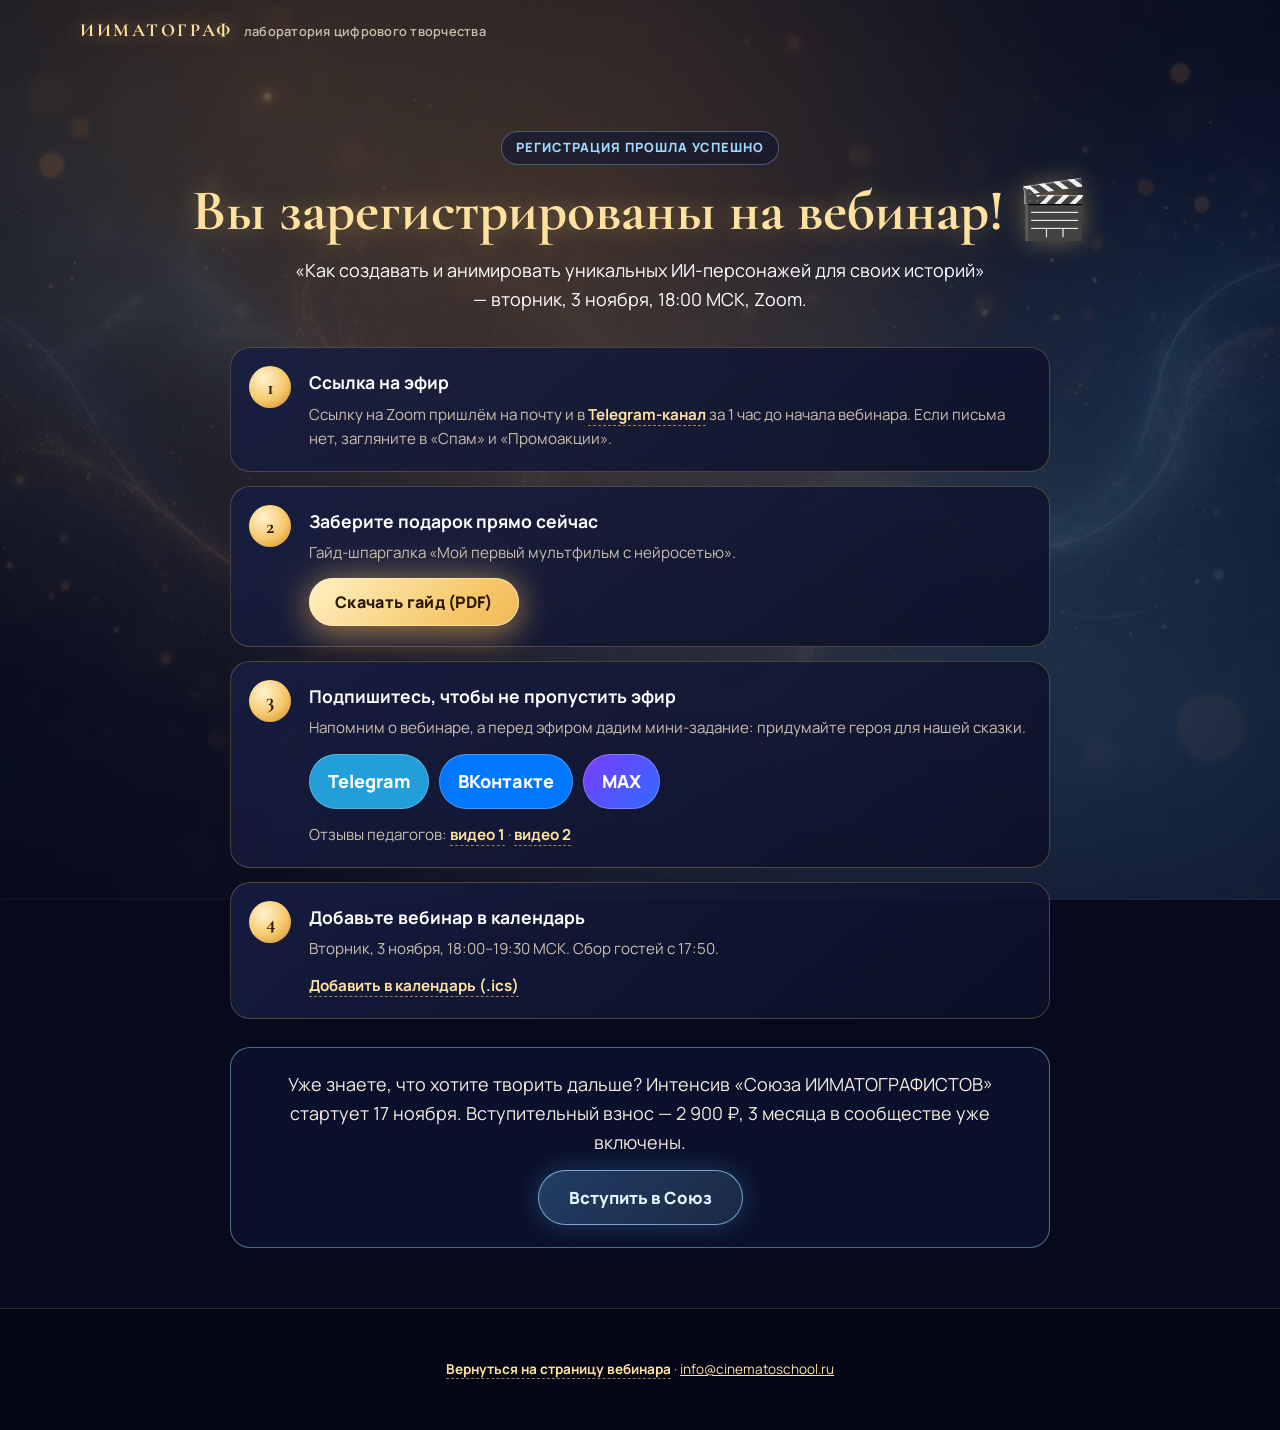
<file: spasibo.html>
<!DOCTYPE html>
<html lang="ru"><head><meta charset="utf-8"><meta name="viewport" content="width=device-width, initial-scale=1">
<title>Вы зарегистрированы на вебинар 3 ноября | ИИМАТОГРАФ</title>
<link rel="stylesheet" href="https://fonts.googleapis.com/css2?family=Cormorant+Garamond:ital,wght@0,600;0,700;1,600&family=Manrope:wght@400;600;700;800&display=swap&subset=cyrillic">
<meta name="description" content="Регистрация на бесплатный вебинар «Как создавать и анимировать уникальных ИИ-персонажей для своих историй» 3 ноября, 18:00 МСК. Скачайте гайд, подпишитесь на каналы и добавьте вебинар в календарь.">
<meta name="robots" content="noindex">
<meta name="theme-color" content="#070a1c">
<link rel="icon" href="favicon.ico" sizes="any">
<link rel="icon" href="favicon.svg" type="image/svg+xml">
<link rel="icon" href="favicon-32.png" sizes="32x32" type="image/png">
<link rel="apple-touch-icon" href="apple-touch-icon.png">
<meta property="og:title" content="Вы зарегистрированы на вебинар 3 ноября">
<meta property="og:image" content="https://kan7739684-max.github.io/show-1310/og-image.jpg">
<link rel="stylesheet" href="css/style.css">
<!-- Яндекс Метрика и пиксель VK: вставить сюда (цель «Регистрация»), когда будут счётчики. Сейчас не подключены. -->
<style>
.thx{padding:70px 0 60px;text-align:center}
.thx h1{margin:16px auto 0;font-family:var(--serif);font-size:clamp(2.2rem,7vw,3.6rem);line-height:1.05;color:var(--gold-2);text-shadow:0 0 24px rgba(246,200,106,.4)}
.thx .lead{color:#fff}
.tsteps{display:grid;gap:14px;max-width:820px;margin:34px auto 0;padding:0;list-style:none;text-align:left;counter-reset:c}
.tsteps li{position:relative;padding:20px 20px 20px 78px;border-radius:20px;background:linear-gradient(140deg,rgba(24,30,66,.88),rgba(12,16,40,.88));border:1px solid rgba(246,200,106,.25)}
.tsteps li::before{counter-increment:c;content:counter(c);position:absolute;left:18px;top:18px;width:42px;height:42px;border-radius:50%;display:grid;place-items:center;font-family:var(--serif);font-weight:700;font-size:1.3rem;color:#2a1703;background:radial-gradient(circle at 35% 30%,#fff3cf,#f6c86a 55%,#c9862f)}
.tsteps h3{margin:0;color:#fff;font-size:1.1rem}
.tsteps p{margin:6px 0 0;color:var(--muted);font-size:.95rem}
.socials{display:flex;flex-wrap:wrap;gap:10px;margin-top:14px}
.soc{display:inline-flex;align-items:center;gap:8px;padding:12px 18px;border-radius:999px;font-weight:800;text-decoration:none;color:#fff;border:1px solid rgba(255,255,255,.25)}
.soc.tg{background:#229ED9}.soc.vk{background:#0077FF}.soc.max{background:linear-gradient(135deg,#7b3cff,#2f6bff)}.soc.yt{background:#c4302b}
.soc small{font-weight:600;opacity:.85}
.mini-soyuz{max-width:820px;margin:28px auto 0;padding:22px;border-radius:20px;border:1px solid rgba(159,216,255,.45);background:rgba(13,19,48,.75);text-align:center}
.mini-soyuz p{margin:0 0 14px;color:var(--text)}
</style></head>
<body>
<div class="page-bg" aria-hidden="true"></div>
<header class="topbar" style="position:relative"><div class="wrap"><a class="logo" href="index.html">ИИМАТОГРАФ<small>лаборатория цифрового творчества</small></a></div></header>
<main class="thx"><div class="wrap">
  <span class="eyebrow">Регистрация прошла успешно</span>
  <h1>Вы зарегистрированы на вебинар! 🎬</h1>
  <p class="lead">«Как создавать и анимировать уникальных ИИ-персонажей для своих историй» — вторник, 3 ноября, 18:00 МСК, Zoom.</p>
  <ol class="tsteps">
    <li><h3>Ссылка на эфир</h3><p>Ссылку на Zoom пришлём на почту и в <a class="link-gold" href="https://t.me/+AKOOHI-GBakxNzUy" target="_blank" rel="noopener">Telegram-канал</a> за 1 час до начала вебинара. Если письма нет, загляните в «Спам» и «Промоакции».</p></li>
    <li><h3>Заберите подарок прямо сейчас</h3><p>Гайд-шпаргалка «Мой первый мультфильм с нейросетью».</p><p style="margin-top:12px"><a class="btn" style="padding:14px 26px;font-size:1rem" href="gaid.pdf" download="Moy_pervyy_multfilm_s_neyrosetyu.pdf">Скачать гайд (PDF)</a></p></li>
    <li><h3>Подпишитесь, чтобы не пропустить эфир</h3><p>Напомним о вебинаре, а перед эфиром дадим мини-задание: придумайте героя для нашей сказки.</p>
      <div class="socials"><a class="soc tg" href="https://t.me/+AKOOHI-GBakxNzUy" target="_blank" rel="noopener">Telegram</a><a class="soc vk" href="https://vk.ru/kino_pritchi" target="_blank" rel="noopener">ВКонтакте</a><a class="soc max" href="https://max.ru/join/v24cNRBgyVcJ0jRERlIljtIofo5lcW4U6NdD8YJnHGo" target="_blank" rel="noopener">MAX</a></div><p style="margin-top:14px">Отзывы педагогов: <a class="link-gold" href="https://youtube.com/shorts/ALOI1r8Axno" target="_blank" rel="noopener">видео 1</a> · <a class="link-gold" href="https://youtube.com/shorts/0h6yJG08rAQ" target="_blank" rel="noopener">видео 2</a></p></li>
    <li><h3>Добавьте вебинар в календарь</h3><p>Вторник, 3 ноября, 18:00–19:30 МСК. Сбор гостей с 17:50.</p><p style="margin-top:12px"><a class="link-gold" href="show-1310.ics" download>Добавить в календарь (.ics)</a></p></li>
  </ol>
  <div class="mini-soyuz"><p>Уже знаете, что хотите творить дальше? Интенсив «Союза ИИМАТОГРАФИСТОВ» стартует 17 ноября. Вступительный взнос — 2&nbsp;900&nbsp;₽, 3 месяца в сообществе уже включены.</p><a class="btn-ice" href="https://kan7739684-max.github.io/iimatograf-landing/" target="_blank" rel="noopener">Вступить в Союз</a></div>
</div></main>
<footer><div class="wrap" style="text-align:center;font-size:.85rem;color:var(--muted)"><p><a class="link-gold" href="index.html">Вернуться на страницу вебинара</a> · <a href="mailto:info@cinematoschool.ru" style="color:var(--gold-2)">info@cinematoschool.ru</a></p></div></footer>
</body></html>
</file>
<file: css/style.css>
/* Лендинг вебинара 03.11 — единая система с лендингом «Союза ИИМАТОГРАФИСТОВ» */
:root{
  --navy:#070a1c; --navy-2:#0d1330; --card:#141a3c;
  --gold:#f6c86a; --gold-2:#ffe2a0; --amber:#d9973a; --sepia:#8a5a2b;
  --ice:#9fd8ff; --ice-2:#5fb8ff; --mint:#7dffb0;
  --text:#f4ecdf; --muted:#c9bfae;
  --serif:"Cormorant Garamond","PT Serif",Georgia,serif;
  --sans:"Manrope",system-ui,-apple-system,"Segoe UI",Roboto,Arial,sans-serif;
  --radius:22px;
}
*{box-sizing:border-box}
html{scroll-behavior:smooth;-webkit-text-size-adjust:100%;overflow-x:hidden}
body{margin:0;background:var(--navy);color:var(--text);font-family:var(--sans);font-size:17px;line-height:1.6;overflow-x:hidden}
img{max-width:100%;display:block}
a{color:inherit}
.wrap{width:min(1120px,100% - 40px);margin-inline:auto}
.page-bg{position:fixed;inset:0;z-index:-2;background:
  radial-gradient(ellipse at 20% 10%,rgba(217,151,58,.18),transparent 55%),
  radial-gradient(ellipse at 85% 80%,rgba(95,184,255,.16),transparent 55%),
  linear-gradient(rgba(7,10,28,.74),rgba(7,10,28,.88)),url(../img/soyuz_bg.jpg) center/cover no-repeat,var(--navy)}
.sparkles{position:fixed;inset:0;z-index:-1;pointer-events:none;overflow:hidden}
.sparkles i{position:absolute;bottom:-10px;width:var(--s,4px);height:var(--s,4px);border-radius:50%;
  background:radial-gradient(circle,#fff 0%,var(--c,#ffe2a0) 40%,transparent 70%);box-shadow:0 0 8px 2px var(--c,#f6c86a);
  opacity:0;animation:rise var(--d,14s) linear var(--delay,0s) infinite}
@keyframes rise{0%{transform:translate3d(0,0,0) scale(.6);opacity:0}10%{opacity:var(--o,.9)}50%{transform:translate3d(var(--x,30px),-50vh,0) scale(1)}90%{opacity:var(--o,.9)}100%{transform:translate3d(calc(var(--x,30px) * -1),-105vh,0) scale(.5);opacity:0}}

/* header */
.topbar{position:absolute;top:0;left:0;right:0;z-index:5;padding:16px 0}
.topbar .wrap{display:flex;align-items:center;justify-content:space-between;gap:12px}
.logo{font-family:var(--serif);font-weight:700;letter-spacing:.14em;font-size:1.15rem;color:var(--gold-2);text-decoration:none;text-shadow:0 0 18px rgba(246,200,106,.55)}
.logo small{display:none}
.top-cta{font-size:.9rem;font-weight:700;text-decoration:none;padding:9px 16px;border-radius:999px;border:1px solid rgba(246,200,106,.55);color:var(--gold-2);background:rgba(7,10,28,.45);backdrop-filter:blur(6px);white-space:nowrap}

/* buttons */
.btn{position:relative;display:inline-flex;align-items:center;justify-content:center;gap:10px;font-family:var(--sans);font-weight:800;font-size:1.12rem;letter-spacing:.02em;
  color:#2a1703;text-decoration:none;padding:18px 36px;border-radius:999px;border:0;cursor:pointer;text-align:center;line-height:1.25;
  background:linear-gradient(135deg,#fff1c4 0%,#f6c86a 35%,#e9a43f 70%,#ffd98a 100%);background-size:200% 200%;
  box-shadow:0 0 0 1px rgba(255,236,190,.7) inset,0 10px 30px rgba(233,164,63,.35),0 0 40px rgba(246,200,106,.45);
  animation:btnGlow 3.2s ease-in-out infinite,btnShift 6s ease-in-out infinite;transition:transform .2s;isolation:isolate}
.btn:hover{transform:translateY(-2px) scale(1.03)}
.btn svg{width:22px;height:22px;flex:none}
@keyframes btnGlow{0%,100%{box-shadow:0 0 0 1px rgba(255,236,190,.7) inset,0 10px 30px rgba(233,164,63,.35),0 0 28px rgba(246,200,106,.4)}50%{box-shadow:0 0 0 1px rgba(255,236,190,.9) inset,0 12px 40px rgba(233,164,63,.5),0 0 64px rgba(246,200,106,.8)}}
@keyframes btnShift{0%,100%{background-position:0% 50%}50%{background-position:100% 50%}}
/* вторичная кнопка (Союз) — «ледяная», чтобы не спорить с главной */
.btn-ice{display:inline-flex;align-items:center;justify-content:center;gap:10px;font-weight:800;font-size:1.05rem;text-decoration:none;
  padding:16px 30px;border-radius:999px;color:#e3f4ff;text-align:center;line-height:1.25;
  background:linear-gradient(135deg,rgba(95,184,255,.28),rgba(159,216,255,.12));border:1.5px solid rgba(159,216,255,.7);
  box-shadow:0 0 26px rgba(95,184,255,.25);transition:.25s}
.btn-ice:hover{background:linear-gradient(135deg,rgba(95,184,255,.42),rgba(159,216,255,.2));transform:translateY(-2px)}
.link-gold{color:var(--gold-2);font-weight:700;text-decoration:none;border-bottom:1px dashed rgba(246,200,106,.6)}

/* hero */
.hero{position:relative;padding:92px 0 40px;text-align:center;overflow:hidden}
.hero::before{content:"";position:absolute;inset:0;z-index:-1;background:
  radial-gradient(ellipse 60% 50% at 15% 30%,rgba(217,151,58,.28),transparent 70%),
  radial-gradient(ellipse 60% 50% at 85% 30%,rgba(95,184,255,.22),transparent 70%)}
.eyebrow{display:inline-block;font-size:.8rem;font-weight:800;letter-spacing:.08em;text-transform:uppercase;color:var(--ice);padding:7px 14px;border-radius:999px;border:1px solid rgba(159,216,255,.35);background:rgba(13,19,48,.55);line-height:1.4}
.hero h1{margin:20px auto 0;max-width:980px;font-family:var(--serif);font-weight:700;font-size:clamp(2.1rem,6.6vw,4.1rem);line-height:1.05;
  color:#fff;text-shadow:0 0 26px rgba(246,200,106,.28);overflow-wrap:break-word}
.nw{white-space:nowrap}
.hero h1 .hl{color:var(--gold);text-shadow:0 0 26px rgba(246,200,106,.6)}
.hero-lead{margin:16px auto 0;max-width:760px;font-family:var(--serif);font-style:italic;font-weight:600;font-size:clamp(1.25rem,4.4vw,1.75rem);color:#fff;line-height:1.3}
.hero-sub{margin:14px auto 0;max-width:680px;color:var(--muted)}
.date-badge{display:inline-flex;align-items:center;gap:10px;margin:24px 0 0;padding:11px 22px;border-radius:999px;font-weight:800;font-size:1.06rem;color:var(--text);
  background:linear-gradient(90deg,rgba(217,151,58,.22),rgba(95,184,255,.18));border:1px solid rgba(246,200,106,.45);box-shadow:0 0 24px rgba(246,200,106,.18)}
.date-badge svg{width:20px;height:20px;flex:none;color:var(--gold)}
.dot{width:8px;height:8px;border-radius:50%;background:var(--mint);box-shadow:0 0 10px var(--mint);animation:blink 1.6s infinite;flex:none}
@keyframes blink{50%{opacity:.25}}
.chips{display:flex;justify-content:center;flex-wrap:wrap;gap:8px;margin:14px 0 0;padding:0;list-style:none}
.chips li{padding:6px 14px;border-radius:999px;font-size:.88rem;font-weight:800;letter-spacing:.06em;text-transform:uppercase;border:1px solid rgba(159,216,255,.4);background:rgba(13,19,48,.6);color:#e3f4ff}
.chips li:first-child{border-color:rgba(125,255,176,.6);color:#c9ffe0}
.hero .actions{margin-top:28px}
.gift-note{display:inline-flex;align-items:center;gap:10px;margin:18px auto 0;max-width:640px;padding:10px 16px;border-radius:16px;background:rgba(13,19,48,.6);border:1px dashed rgba(246,200,106,.5);font-size:.95rem;color:var(--text);text-align:left}
.gift-note b{color:var(--gold-2)}
.countdown{display:flex;justify-content:center;gap:10px;margin:22px 0 0}
.countdown div{min-width:74px;padding:10px 8px;border-radius:16px;background:rgba(13,19,48,.7);border:1px solid rgba(246,200,106,.3)}
.countdown b{display:block;font-family:var(--serif);font-size:2rem;line-height:1;color:var(--gold-2)}
.countdown span{font-size:.72rem;letter-spacing:.14em;text-transform:uppercase;color:var(--muted);font-weight:700}
.banner{position:relative;margin:40px auto 0;max-width:1120px}
.banner-frame{position:relative;aspect-ratio:16/9;border-radius:var(--radius);overflow:hidden;background:url(../img/soyuz_banner.jpg) center/cover no-repeat;
  box-shadow:0 0 0 1px rgba(246,200,106,.35),0 30px 80px rgba(0,0,0,.6),0 0 80px rgba(246,200,106,.25)}
.banner-frame::after{content:"";position:absolute;inset:0;background:radial-gradient(ellipse at 50% 50%,transparent 55%,rgba(7,10,28,.55) 100%)}
.portal-glow{position:absolute;left:47%;top:48%;width:34%;aspect-ratio:1;transform:translate(-50%,-50%);border-radius:50%;pointer-events:none;z-index:1;
  background:radial-gradient(circle,rgba(255,226,160,.38) 0%,rgba(246,200,106,.14) 40%,transparent 70%);mix-blend-mode:screen;animation:pulse 4s ease-in-out infinite}
@keyframes pulse{0%,100%{opacity:.55;transform:translate(-50%,-50%) scale(.92)}50%{opacity:1;transform:translate(-50%,-50%) scale(1.08)}}
.chain{display:flex;flex-wrap:wrap;justify-content:center;gap:6px 8px;margin:16px 0 0;padding:0;list-style:none;font-size:.82rem;font-weight:800;letter-spacing:.12em;text-transform:uppercase}
.chain li{color:var(--gold-2)}
.chain li:nth-child(even){color:var(--ice)}
.chain li+li::before{content:"→";margin-right:8px;color:var(--muted)}

/* sections */
section{position:relative;padding:72px 0;overflow-x:hidden}
@supports (overflow:clip){section{overflow-x:clip}}
.sec-head{text-align:center;margin-bottom:34px;position:relative}
.sec-head .ring-deco{position:absolute;left:50%;top:50%;width:220px;aspect-ratio:1;translate:-50% -50%;background:url(../img/soyuz_ring.jpg) center/contain no-repeat;mix-blend-mode:screen;opacity:.32;z-index:-1;pointer-events:none;animation:spin 60s linear infinite}
@keyframes spin{to{rotate:360deg}}
.sec-label{display:block;font-size:.78rem;letter-spacing:.24em;text-transform:uppercase;font-weight:800;color:var(--ice)}
h2{margin:8px 0 0;font-family:var(--serif);font-weight:700;font-size:clamp(2rem,6.2vw,3.1rem);line-height:1.1;color:var(--gold-2);text-shadow:0 0 24px rgba(246,200,106,.35)}
.lead{max-width:700px;margin:14px auto 0;color:var(--muted)}
.center{text-align:center}
.after{text-align:center;margin-top:34px}
.alt{background:linear-gradient(rgba(7,10,28,.38),rgba(7,10,28,.38))}

/* steps */
.steps{display:grid;gap:16px;padding:0;margin:0;list-style:none;counter-reset:c}
.step{position:relative;padding:22px 22px 22px 86px;border-radius:var(--radius);background:linear-gradient(140deg,rgba(24,30,66,.85),rgba(12,16,40,.85));border:1px solid rgba(246,200,106,.22);box-shadow:0 12px 40px rgba(0,0,0,.35)}
.step::before{counter-increment:c;content:counter(c);position:absolute;left:18px;top:20px;width:50px;height:50px;border-radius:50%;display:grid;place-items:center;font-family:var(--serif);font-weight:700;font-size:1.5rem;color:#2a1703;
  background:radial-gradient(circle at 35% 30%,#fff3cf,#f6c86a 55%,#c9862f);box-shadow:0 0 18px rgba(246,200,106,.6)}
.step:nth-child(even)::before{background:radial-gradient(circle at 35% 30%,#f2fbff,#9fd8ff 55%,#4b9be0);box-shadow:0 0 18px rgba(159,216,255,.6);color:#06203a}
.step .ico{position:absolute;right:18px;top:18px;width:30px;height:30px;color:var(--gold);opacity:.75}
.step h3{margin:0;font-size:1.15rem;line-height:1.3;color:#fff;font-weight:800;padding-right:34px}
.step p{margin:6px 0 0;color:var(--muted);font-size:.97rem}
.step.final{border-color:rgba(246,200,106,.65);background:linear-gradient(140deg,rgba(80,56,20,.6),rgba(24,30,66,.85))}
.callout{display:flex;gap:14px;align-items:center;max-width:820px;margin:28px auto 0;padding:18px 22px;border-radius:18px;background:linear-gradient(135deg,rgba(138,90,43,.35),rgba(95,184,255,.16));border:1px solid rgba(246,200,106,.35)}
.callout svg{width:38px;height:38px;flex:none;color:var(--gold-2)}
.callout p{margin:0;font-size:1.02rem;color:#fff}
.callout b{color:var(--gold-2)}

/* formula */
.formula{display:grid;gap:14px;padding:0;margin:0;list-style:none}
.formula li{padding:22px;border-radius:var(--radius);text-align:center;background:rgba(13,19,48,.7);border:1px solid rgba(159,216,255,.3)}
.formula .who-is{display:block;font-family:var(--serif);font-weight:700;font-size:1.9rem;line-height:1.1;color:#fff}
.formula .role{display:block;margin-top:6px;font-weight:800;letter-spacing:.14em;text-transform:uppercase;font-size:.85rem;color:var(--gold-2)}
.formula li:nth-child(2) .role{color:var(--ice)}
.formula p{margin:10px 0 0;color:var(--muted);font-size:.95rem}
.formula svg{width:42px;height:42px;margin:0 auto 10px;color:var(--gold)}
.formula li:nth-child(2) svg{color:var(--ice)}
.novpn{display:grid;gap:22px;align-items:center;margin-top:28px;padding:24px;border-radius:var(--radius);background:linear-gradient(140deg,rgba(24,30,66,.85),rgba(12,16,40,.85));border:1px solid rgba(125,255,176,.35)}
.novpn h3{margin:0;font-family:var(--serif);font-size:1.7rem;line-height:1.15;color:#fff}
.novpn p{margin:8px 0 0;color:var(--muted)}
.tools{display:flex;flex-wrap:wrap;gap:10px;margin:14px 0 0;padding:0;list-style:none}
.tools li{padding:9px 18px;border-radius:999px;font-weight:800;background:rgba(125,255,176,.1);border:1px solid rgba(125,255,176,.5);color:#d6ffe8}
.photo{border-radius:18px;aspect-ratio:16/9;background-size:cover;background-position:center;box-shadow:0 0 0 1px rgba(159,216,255,.35),0 20px 60px rgba(0,0,0,.5)}

/* who */
.who{display:flex;flex-wrap:wrap;justify-content:center;gap:10px;padding:0;margin:0;list-style:none}
.who li{display:flex;align-items:center;gap:10px;padding:12px 18px;border-radius:999px;font-weight:800;color:#fff;background:linear-gradient(140deg,rgba(24,30,66,.85),rgba(12,16,40,.85));border:1px solid rgba(246,200,106,.25)}
.who li::before{content:"";width:10px;height:10px;border-radius:50%;background:radial-gradient(circle at 35% 30%,#fff3cf,#f6c86a 55%,#c9862f);box-shadow:0 0 10px rgba(246,200,106,.7)}
.who li:nth-child(even)::before{background:radial-gradient(circle at 35% 30%,#f2fbff,#9fd8ff 55%,#4b9be0)}
.who li.all{font-family:var(--serif);font-style:italic;font-size:1.2rem;color:var(--gold-2);border-color:rgba(246,200,106,.5);background:linear-gradient(90deg,rgba(217,151,58,.22),rgba(95,184,255,.18))}
.who li.all::before{display:none}
.seg{display:grid;gap:14px;margin-top:28px}
.seg article{padding:22px;border-radius:var(--radius);background:rgba(13,19,48,.72);border:1px solid rgba(159,216,255,.25)}
.seg h3{margin:0;font-size:1.12rem;color:var(--gold-2)}
.seg p{margin:8px 0 0;color:var(--muted);font-size:.97rem}
.who-note{text-align:center;margin:24px auto 0;max-width:680px;font-family:var(--serif);font-style:italic;font-size:1.3rem;color:#fff}

/* gifts */
.gifts{display:grid;gap:16px}
.gift{position:relative;padding:22px;border-radius:var(--radius);background:linear-gradient(140deg,rgba(24,30,66,.85),rgba(12,16,40,.85));border:1px solid rgba(246,200,106,.25);box-shadow:0 12px 40px rgba(0,0,0,.35)}
.gift h3{margin:0;font-size:1.15rem;color:#fff;line-height:1.3}
.gift p{margin:8px 0 0;color:var(--muted);font-size:.96rem}
.gift .tag{display:inline-block;margin-bottom:10px;padding:4px 12px;border-radius:999px;font-size:.74rem;font-weight:800;letter-spacing:.12em;text-transform:uppercase;color:#2a1703;background:var(--gold)}
.gift .tag.ice{background:var(--ice);color:#06203a}
.gift.main{display:grid;gap:18px;align-items:center;border-color:rgba(246,200,106,.6)}
.gift.main img{width:100%;max-width:240px;margin:0 auto;border-radius:10px;box-shadow:0 18px 50px rgba(0,0,0,.55),0 0 30px rgba(246,200,106,.25);transform:rotate(-3deg)}
.gift.main h3{font-family:var(--serif);font-size:1.7rem;line-height:1.15;color:var(--gold-2)}
.gift.main ul{margin:10px 0 0;padding-left:20px;color:var(--text)}
.cert{aspect-ratio:1.414;border-radius:12px;margin-bottom:14px;display:grid;place-items:center;text-align:center;padding:10px;
  background:linear-gradient(135deg,#fff8e6,#f3e1b5);color:#3a2a10;border:4px double #c9862f;font-family:var(--serif);font-weight:700;font-size:1.05rem;line-height:1.2}
.cert small{display:block;font-family:var(--sans);font-size:.62rem;letter-spacing:.14em;text-transform:uppercase;color:#8a5a2b;font-weight:800}
.titles{aspect-ratio:1.414;border-radius:12px;margin-bottom:14px;display:grid;place-items:center;text-align:center;background:#000;color:#fff;font-family:var(--serif);font-size:1rem;line-height:1.5;border:1px solid rgba(159,216,255,.35)}
.titles em{display:block;color:var(--gold-2);font-style:normal;font-size:.68rem;letter-spacing:.2em;text-transform:uppercase;font-family:var(--sans);font-weight:800}

/* host */
.host{display:grid;gap:28px;align-items:center}
.host-photo{position:relative;max-width:420px;margin:0 auto;width:100%}
.host-photo .ph{position:relative;z-index:1;aspect-ratio:1/1;border-radius:50%;background:#e9e7e4 url(../img/host_alexander_square.jpg) center top/cover no-repeat;border:3px solid rgba(246,200,106,.8);box-shadow:0 0 0 10px rgba(246,200,106,.08),0 0 60px rgba(246,200,106,.35)}
.host-photo .ring{position:absolute;inset:-12%;background:url(../img/soyuz_ring.jpg) center/contain no-repeat;mix-blend-mode:screen;opacity:.45;animation:spin 50s linear infinite;pointer-events:none}
.host h3{margin:0;font-family:var(--serif);font-size:clamp(2rem,5vw,2.6rem);color:#fff;line-height:1.1}
.host .role{margin:6px 0 0;color:var(--ice);font-weight:800;letter-spacing:.06em}
.regalia{margin:18px 0 0;padding:0;list-style:none;display:grid;gap:10px}
.regalia li{position:relative;padding-left:28px}
.regalia li::before{content:"";position:absolute;left:0;top:.5em;width:12px;height:12px;border-radius:50%;background:radial-gradient(circle at 35% 30%,#fff3cf,#f6c86a 55%,#c9862f);box-shadow:0 0 10px rgba(246,200,106,.6)}
.regalia b{color:var(--gold-2)}
.quote{position:relative;margin:22px 0 0;padding:18px 22px 18px 26px;border-radius:18px;background:linear-gradient(135deg,rgba(138,90,43,.35),rgba(95,184,255,.16));border:1px solid rgba(246,200,106,.3);font-family:var(--serif);font-style:italic;font-weight:600;font-size:clamp(1.15rem,3.6vw,1.35rem);line-height:1.35;color:#fff}
.quote::before{content:"";position:absolute;left:0;top:16px;bottom:16px;width:3px;border-radius:3px;background:linear-gradient(var(--gold),var(--ice))}

/* works */
.screen{position:relative;aspect-ratio:16/9;border-radius:var(--radius);overflow:hidden;background:#000 center/cover no-repeat;box-shadow:0 0 0 1px rgba(159,216,255,.3),0 30px 80px rgba(0,0,0,.55),0 0 60px rgba(95,184,255,.18);cursor:pointer;display:block;width:100%;border:0;padding:0}
.screen::after{content:"";position:absolute;inset:0;background:linear-gradient(transparent 55%,rgba(0,0,0,.65))}
.screen iframe{position:absolute;inset:0;width:100%;height:100%;border:0;z-index:3}
.play{position:absolute;left:50%;top:50%;transform:translate(-50%,-50%);z-index:2;width:clamp(58px,10vw,84px);aspect-ratio:1;border-radius:50%;display:grid;place-items:center;
  background:rgba(7,10,28,.45);border:2px solid rgba(255,226,160,.85);backdrop-filter:blur(4px);box-shadow:0 0 30px rgba(246,200,106,.6)}
.play svg{width:40%;height:40%;margin-left:8%;fill:var(--gold-2)}
.dur{position:absolute;right:12px;bottom:10px;z-index:2;font-size:.8rem;font-weight:800;padding:3px 9px;border-radius:999px;background:rgba(0,0,0,.65);color:#fff}
.work-title{margin:14px 4px 0;font-family:var(--serif);font-weight:700;font-size:1.25rem;line-height:1.25;color:var(--gold-2);text-align:center}
.work-cap{margin:4px 4px 0;font-weight:600;color:var(--muted);font-size:.92rem;text-align:center}
.works{display:grid;gap:22px;margin-top:26px}
.ph-box{position:relative;aspect-ratio:16/9;border-radius:var(--radius);display:grid;place-items:center;text-align:center;padding:16px;
  background:repeating-linear-gradient(135deg,rgba(159,216,255,.06) 0 14px,rgba(159,216,255,.02) 14px 28px),rgba(13,19,48,.7);border:1.5px dashed rgba(159,216,255,.5);color:#cfe9ff;font-size:.9rem;font-weight:700}
.ph-box .play{position:static;transform:none;margin:0 auto 10px}
.reels-title{text-align:center;margin:44px 0 0;font-family:var(--serif);font-size:1.6rem;color:#fff}
.reels{display:grid;grid-template-columns:repeat(4,1fr);gap:14px;margin-top:16px}
.reel{position:relative;aspect-ratio:9/16;border-radius:18px;overflow:hidden;background:#000 center/cover no-repeat;box-shadow:0 0 0 1px rgba(246,200,106,.3),0 16px 40px rgba(0,0,0,.5)}
.reel span{position:absolute;left:0;right:0;bottom:0;padding:30px 10px 10px;font-size:.82rem;font-weight:800;line-height:1.3;background:linear-gradient(transparent,rgba(0,0,0,.85));color:#fff}

/* отзывы педагогов (блок 8): два вертикальных видео */
.reviews2{display:grid;gap:28px;justify-content:center;grid-template-columns:minmax(0,320px)}
.review-slot{margin:0}
.vbox{position:relative;aspect-ratio:9/16;border-radius:var(--radius);overflow:hidden;background:#000;box-shadow:0 0 0 1px rgba(159,216,255,.3),0 30px 80px rgba(0,0,0,.55),0 0 60px rgba(95,184,255,.18)}
.vbox video{position:absolute;inset:0;width:100%;height:100%;object-fit:cover;background:#000}
.review-q{margin:12px 0 0;text-align:left;font-size:1.05rem}
.cohost-ph.photo{background:url(../img/yakov_shvartsman_square.jpg) center/cover no-repeat;border:2px solid rgba(246,200,106,.8);box-shadow:0 0 30px rgba(246,200,106,.3)}
.cohost .role{margin:6px 0 0;color:var(--ice);font-weight:700;line-height:1.4}
.review-slot figcaption{margin-top:12px;text-align:center}
.review-slot figcaption b{display:block;font-family:var(--serif);font-size:1.3rem;color:var(--gold-2)}
.center{text-align:center}
/* stories */
.stories{display:grid;gap:16px}
.story{padding:22px;border-radius:var(--radius);border:1.5px dashed rgba(246,200,106,.5);background:rgba(13,19,48,.6)}
.story .avatar{width:64px;height:64px;border-radius:50%;background:rgba(246,200,106,.15);border:1.5px dashed rgba(246,200,106,.6);display:grid;place-items:center;font-size:.7rem;color:var(--gold-2);font-weight:800;margin-bottom:12px}
.story p{margin:0;color:var(--muted);font-size:.95rem}
.story b{color:#fff}
.ph-note{display:block;max-width:760px;margin:22px auto 0;text-align:center;font-size:.86rem;color:#ffd3a0;padding:10px 14px;border-radius:12px;background:rgba(217,151,58,.12);border:1px dashed rgba(217,151,58,.6)}

/* program */
.timeline{max-width:820px;margin:0 auto;padding:0;list-style:none;position:relative}
.timeline::before{content:"";position:absolute;left:84px;top:8px;bottom:8px;width:2px;background:linear-gradient(var(--gold),var(--ice))}
.timeline li{position:relative;display:grid;grid-template-columns:70px 1fr;gap:34px;padding:10px 0}
.timeline time{font-weight:800;color:var(--gold-2);text-align:right;font-variant-numeric:tabular-nums}
.timeline li::after{content:"";position:absolute;left:79px;top:18px;width:12px;height:12px;border-radius:50%;background:var(--navy);border:2px solid var(--gold);box-shadow:0 0 10px rgba(246,200,106,.6)}
.timeline li.peak::after{background:var(--gold);width:16px;height:16px;left:77px;top:16px}
.timeline li.peak span{color:var(--gold-2);font-weight:800}
.timeline li.soyuz::after{border-color:var(--ice)}
.timeline span{color:var(--text)}
.timeline small{display:block;color:var(--muted);font-size:.9rem}

/* form */
.reg{display:grid;gap:26px;align-items:start}
.reg-info h2{text-align:left}
.reg-info ul{margin:18px 0 0;padding:0;list-style:none;display:grid;gap:12px}
.reg-info li{display:flex;gap:12px;align-items:flex-start}
.reg-info li svg{width:24px;height:24px;flex:none;color:var(--gold);margin-top:2px}
.form-card{padding:26px;border-radius:calc(var(--radius) + 4px);background:linear-gradient(160deg,rgba(28,34,74,.95),rgba(12,16,40,.95));border:1px solid rgba(246,200,106,.5);box-shadow:0 30px 80px rgba(0,0,0,.5),0 0 60px rgba(246,200,106,.15)}
.form-card h3{margin:0 0 4px;font-family:var(--serif);font-size:1.7rem;color:#fff;line-height:1.15}
.form-card .sub{margin:0 0 16px;color:var(--muted);font-size:.95rem}
.field{display:block;margin:0 0 12px}
.field span{display:block;font-size:.82rem;font-weight:800;letter-spacing:.04em;color:var(--muted);margin-bottom:5px}
.field input,.field select{width:100%;font:inherit;font-size:1rem;color:#fff;padding:14px 16px;border-radius:14px;border:1px solid rgba(159,216,255,.35);background:rgba(7,10,28,.65);outline:none}
.field input:focus,.field select:focus{border-color:var(--gold);box-shadow:0 0 0 3px rgba(246,200,106,.2)}
.field select{appearance:none;background-image:linear-gradient(45deg,transparent 50%,var(--gold) 50%),linear-gradient(135deg,var(--gold) 50%,transparent 50%);background-position:calc(100% - 22px) 50%,calc(100% - 16px) 50%;background-size:6px 6px;background-repeat:no-repeat}
.check{display:flex;gap:10px;align-items:flex-start;margin:10px 0 0;font-size:.85rem;color:var(--muted);line-height:1.45}
.check input{width:20px;height:20px;flex:none;margin-top:1px;accent-color:var(--gold)}
.check a{color:var(--gold-2)}
.form-card .btn{width:100%;margin-top:18px}
.fine{margin:12px 0 0;font-size:.85rem;color:var(--muted);text-align:center}
.ok{display:none;text-align:center;padding:20px 0}
.ok h3{color:var(--gold-2)}
.form-card.sent form{display:none}.form-card.sent .ok{display:block}

/* soyuz offer */
.soyuz{padding:80px 0}
.soyuz-box{position:relative;overflow:hidden;border-radius:calc(var(--radius) + 8px);padding:44px 22px;isolation:isolate;
  box-shadow:0 0 0 1px rgba(159,216,255,.45),0 30px 90px rgba(0,0,0,.6),0 0 90px rgba(95,184,255,.18)}
.soyuz-box::before{content:"";position:absolute;inset:0;z-index:-2;background:url(../img/soyuz_portal.jpg) center/cover no-repeat;opacity:.35;filter:saturate(1.1)}
.soyuz-box::after{content:"";position:absolute;inset:0;z-index:-1;background:linear-gradient(180deg,rgba(7,10,28,.82),rgba(7,10,28,.94))}
.soyuz-grid{display:grid;gap:22px;align-items:start;grid-template-areas:'head' 'price' 'list'}
.s-head{grid-area:head}.s-list{grid-area:list}.price-card{grid-area:price}
.incl-list{margin-top:0!important}
.soyuz h2{text-align:left}
.soyuz .lead{margin-left:0;text-align:left;color:#e7dfd1}
.price-card{padding:24px;border-radius:var(--radius);background:linear-gradient(160deg,rgba(24,30,66,.95),rgba(12,16,40,.95));border:1px solid rgba(246,200,106,.55);text-align:center}
.price-card .lbl{font-size:.8rem;font-weight:800;letter-spacing:.18em;text-transform:uppercase;color:var(--ice)}
.price-card .price{font-family:var(--serif);font-weight:700;font-size:3.4rem;line-height:1;color:var(--gold-2);margin:8px 0 4px;text-shadow:0 0 24px rgba(246,200,106,.45)}
.price-card .incl{margin:0;color:var(--muted);font-size:.95rem}
.price-card .start{display:inline-flex;gap:8px;align-items:center;margin:14px 0 0;padding:8px 14px;border-radius:999px;background:rgba(125,255,176,.1);border:1px solid rgba(125,255,176,.45);font-weight:800;color:#d6ffe8;font-size:.95rem}
.price-card .btn-ice{width:100%;margin-top:18px}
.price-card .fine{margin-top:10px}
.incl-list{display:grid;gap:12px;margin:22px 0 0;padding:0;list-style:none}
.incl-list li{display:flex;gap:14px;align-items:flex-start;padding:14px 16px;border-radius:16px;background:rgba(13,19,48,.7);border:1px solid rgba(159,216,255,.22)}
.incl-list svg{width:26px;height:26px;flex:none;color:var(--ice);margin-top:1px}
.incl-list b{display:block;color:#fff}
.incl-list span{display:block;color:var(--muted);font-size:.93rem}
.incl-list li.key{border-color:rgba(246,200,106,.5)}
.incl-list li.key svg{color:var(--gold)}

/* faq */
.faq{max-width:840px;margin:0 auto;display:grid;gap:12px}
.faq details{border-radius:18px;background:rgba(13,19,48,.75);border:1px solid rgba(246,200,106,.22);padding:0 20px}
.faq summary{cursor:pointer;list-style:none;padding:18px 34px 18px 0;font-weight:800;font-size:1.05rem;color:#fff;position:relative}
.faq summary::-webkit-details-marker{display:none}
.faq summary::after{content:"+";position:absolute;right:0;top:50%;transform:translateY(-50%);font-size:1.6rem;color:var(--gold);font-weight:400}
.faq details[open] summary::after{content:"–"}
.faq details p{margin:0 0 18px;color:var(--muted)}

/* final cta */
.cta{padding:40px 0 80px}
.cta-box{position:relative;overflow:hidden;border-radius:calc(var(--radius) + 6px);text-align:center;padding:60px 22px;isolation:isolate;box-shadow:0 0 0 1px rgba(246,200,106,.4),0 30px 90px rgba(0,0,0,.6),0 0 90px rgba(246,200,106,.2)}
.cta-box::before{content:"";position:absolute;inset:0;z-index:-3;background:url(../img/soyuz_banner.jpg) center/cover no-repeat;transform:scale(1.05)}
.cta-box::after{content:"";position:absolute;inset:0;z-index:-2;background:radial-gradient(ellipse at 50% 50%,rgba(7,10,28,.55),rgba(7,10,28,.9) 75%),linear-gradient(rgba(7,10,28,.35),rgba(7,10,28,.6))}
.cta h2{max-width:860px;margin-inline:auto;font-size:clamp(2rem,6.5vw,3.3rem)}
.cta .actions{margin-top:26px}
.cta .sub{margin:14px auto 0;max-width:640px;color:#fff;font-weight:600}
.cta .second{margin:18px 0 0;font-size:.95rem;color:var(--muted)}

/* footer */
footer{padding:36px 0 calc(90px + env(safe-area-inset-bottom));border-top:1px solid rgba(246,200,106,.18);background:rgba(5,7,20,.85);font-size:.88rem;color:var(--muted)}
.foot{display:grid;gap:22px}
.fbrand{font-family:var(--serif);font-weight:700;letter-spacing:.14em;font-size:1.5rem;color:var(--gold-2)}
.fsub{margin:2px 0 8px;font-style:italic;font-family:var(--serif);font-size:1.1rem}
.foot a{color:var(--gold-2)}
.foot p{margin:0 0 6px}
.foot .logos{display:flex;gap:10px;align-items:center;margin-top:10px}
.foot .logos span{padding:6px 10px;border-radius:8px;border:1px dashed rgba(201,191,174,.5);font-size:.72rem}

/* sticky */
.sticky{position:fixed;left:12px;right:12px;bottom:calc(12px + env(safe-area-inset-bottom));z-index:20;display:flex;transform:translateY(160%);transition:transform .45s ease}
.sticky.show{transform:none}
.sticky .btn{width:100%;padding:15px 20px;font-size:1.02rem}

/* host: второй участник, партнёры, лицензия (блок доверия) */
.cohost{display:grid;grid-template-columns:120px 1fr;gap:20px;align-items:center;max-width:760px;margin:40px auto 0;padding:20px 22px;border-radius:var(--radius);border:1px solid rgba(246,200,106,.22);background:linear-gradient(160deg,rgba(24,30,66,.85),rgba(12,16,40,.85))}
.cohost-ph{width:120px;height:120px;border-radius:50%;display:grid;place-items:center;font-size:.72rem;font-weight:800;letter-spacing:.1em;color:var(--gold-2);background:rgba(246,200,106,.12);border:1.5px dashed rgba(246,200,106,.7)}
.cohost-tag{display:inline-block;padding:3px 10px;border-radius:999px;font-size:.7rem;font-weight:800;letter-spacing:.12em;text-transform:uppercase;color:#06203a;background:var(--mint)}
.cohost h3{margin:6px 0 0;font-family:var(--serif);font-size:1.9rem;color:#fff;line-height:1.1}
.ph-line{margin:6px 0 0;color:#ffd3a0;font-weight:700;font-size:.92rem}
.ph-line.small{font-size:.8rem;font-weight:600;opacity:.85}
.trust{margin:44px auto 0;max-width:1000px;text-align:center}
.trust-title{margin:6px 0 0;font-family:var(--serif);font-size:clamp(1.6rem,4.4vw,2.1rem);color:var(--gold-2)}
.partners{list-style:none;margin:20px 0 0;padding:0;display:grid;gap:14px}
.partners li{display:grid;gap:4px;justify-items:center;padding:18px 16px;border-radius:18px;border:1px solid rgba(159,216,255,.3);background:rgba(13,19,48,.7)}
.partners a{color:inherit;text-decoration:none}
.partners a:hover b{color:var(--gold-2)}
.partners b{color:#fff;font-size:1rem;line-height:1.3}
.partners small{color:var(--muted);font-size:.82rem;line-height:1.35}
.partner-logo{display:flex;align-items:center;justify-content:center;min-height:110px}
.partner-logo a{display:flex;flex-direction:column;align-items:center;justify-content:center;gap:10px;text-align:center}
.partner-logo img{width:112px;height:112px;object-fit:contain;display:block}
.partner-logo b{max-width:11em}
.logo-ph{display:grid;place-items:center;width:120px;height:52px;margin-bottom:6px;border-radius:10px;border:1.5px dashed rgba(201,191,174,.55);font-size:.68rem;font-weight:800;letter-spacing:.08em;color:var(--muted)}
.license{display:flex;gap:16px;align-items:flex-start;text-align:left;margin:16px 0 0;padding:20px 22px;border-radius:18px;border:1px solid rgba(246,200,106,.5);background:linear-gradient(135deg,rgba(138,90,43,.3),rgba(95,184,255,.12));box-shadow:0 0 40px rgba(246,200,106,.12)}
.license svg{width:34px;height:34px;flex:none;color:var(--gold);margin-top:2px}
.license b{display:block;color:var(--gold-2);font-size:1.05rem}
.license p{margin:4px 0 0;color:#fff;font-size:.98rem;line-height:1.45}
.license small{display:block;margin-top:4px;color:var(--muted);font-size:.84rem}
.fsoc{margin-top:8px!important}
.ph-inline{color:#ffd3a0;font-size:.85em}
@media (min-width:720px){.partners{grid-template-columns:repeat(2,1fr)}.reviews2{grid-template-columns:repeat(2,minmax(0,300px));gap:40px}}
@media (min-width:1100px){.partners{grid-template-columns:repeat(4,1fr)}}
/* block labels (макет: ?labels) */
.blk-tag{display:none}
.labels .blk-tag{display:block;position:absolute;left:10px;top:10px;z-index:30;padding:4px 10px;border-radius:8px;font:800 12px/1.3 var(--sans);letter-spacing:.06em;color:#06203a;background:#9fd8ff;box-shadow:0 2px 10px rgba(0,0,0,.4)}

.js .reveal{opacity:0;transform:translateY(28px);transition:opacity .9s ease,transform .9s ease}
.js .reveal.in{opacity:1;transform:none}

@media (max-width:719px){
  .cohost{grid-template-columns:1fr;text-align:center;justify-items:center}
  .topbar .wrap{gap:8px}
  .logo{font-size:1rem;letter-spacing:.1em}
  .top-cta{font-size:.78rem;padding:8px 12px}
  .hero{padding-top:84px}
  .date-badge{font-size:.95rem;padding:10px 16px}
  .countdown div{min-width:64px}
  .countdown b{font-size:1.6rem}
  .btn{padding:17px 24px;font-size:1.05rem}
  .reels{grid-template-columns:repeat(4,62%);overflow-x:auto;scroll-snap-type:x mandatory;padding-bottom:8px}
  .reel{scroll-snap-align:start}
  .timeline::before{left:62px}
  .timeline li{grid-template-columns:50px 1fr;gap:28px}
  .timeline li::after{left:57px}
  .timeline li.peak::after{left:55px}
  .who li{padding:10px 14px;font-size:.95rem}
  .reg-info h2,.soyuz h2{text-align:center}
  .soyuz .lead{text-align:center}
  .soyuz-box{padding:36px 16px}
}
@media (min-width:720px){
  body{font-size:18px}
  .hero{padding-top:112px}
  .logo small{display:inline;font-family:var(--sans);font-weight:600;letter-spacing:.02em;font-size:.8rem;color:var(--muted);margin-left:10px;text-shadow:none}
  .steps{grid-template-columns:repeat(2,1fr)}
  .formula{grid-template-columns:repeat(3,1fr)}
  .seg{grid-template-columns:repeat(3,1fr)}
  .gifts{grid-template-columns:repeat(3,1fr)}
  .gift.main{grid-column:1/-1;grid-template-columns:240px 1fr;gap:30px}
  .works{grid-template-columns:repeat(2,1fr)}
  .works .wide{grid-column:1/-1}
  .stories{grid-template-columns:repeat(3,1fr)}
  .sticky{display:none}
  .foot{grid-template-columns:1fr 1.4fr}
  footer{padding-bottom:36px}
  .soyuz-box{padding:56px 44px}
}
@media (min-width:1000px){
  .steps{grid-template-columns:repeat(3,1fr)}
  .step{padding:80px 24px 26px}
  .step::before{top:20px;left:24px}
  .host{grid-template-columns:380px 1fr;gap:56px}
  .novpn{grid-template-columns:1.1fr 1fr}
  .reg{grid-template-columns:1fr 460px;gap:48px}
  .soyuz-grid{grid-template-columns:1.25fr 1fr;gap:22px 44px;grid-template-areas:'head price' 'list price'}
  .price-card{position:sticky;top:24px}
}
@media (prefers-reduced-motion:reduce){*,*::before,*::after{animation:none!important;transition:none!important}.js .reveal{opacity:1;transform:none}}

/* production: карточка регистрации (GetCourse) */
.reg-how{margin:6px 0 0;padding:0;list-style:none;counter-reset:r;display:grid;gap:10px}
.reg-how li{position:relative;padding-left:40px;color:var(--text);font-size:.98rem;line-height:1.45}
.reg-how li::before{counter-increment:r;content:counter(r);position:absolute;left:0;top:-2px;width:28px;height:28px;border-radius:50%;display:grid;place-items:center;font-weight:800;font-size:.85rem;color:#2a1703;background:radial-gradient(circle at 35% 30%,#fff3cf,#f6c86a 55%,#c9862f)}
.form-card .btn{display:flex;justify-content:center}
.partners li{padding:22px 16px}
</file>
<file: css/price181.css>
/* Интерактивный блок «Сколько стоит одно занятие» — в стиле лендинга (navy / gold / ice). Mobile-first. */
.p181{--p-navy:var(--navy,#070a1c);--p-gold:var(--gold,#f6c86a);--p-gold-2:var(--gold-2,#ffe2a0);--p-ice:var(--ice,#9fd8ff);--p-ice-2:var(--ice-2,#5fb8ff);--p-mint:var(--mint,#7dffb0);
  --p-text:var(--text,#f4ecdf);--p-muted:var(--muted,#c9bfae);--p-serif:var(--serif,"Cormorant Garamond","PT Serif",Georgia,serif);--p-sans:var(--sans,"Manrope",system-ui,Arial,sans-serif);
  position:relative;padding:64px 0;color:var(--p-text);font-family:var(--p-sans);font-variant-numeric:lining-nums}
.p181 *{box-sizing:border-box}
.p181-wrap{width:min(1040px,100% - 32px);margin-inline:auto}
.p181-head{text-align:center}
.p181-label{display:block;font-size:.78rem;letter-spacing:.24em;text-transform:uppercase;font-weight:800;color:var(--p-ice)}
.p181 h2{margin:8px 0 0;font-family:var(--p-serif);font-weight:700;font-size:clamp(2rem,6.2vw,3.1rem);line-height:1.1;color:var(--p-gold-2);text-shadow:0 0 24px rgba(246,200,106,.35)}

.p181-card{position:relative;margin-top:26px;padding:26px 16px 24px;border-radius:28px;display:grid;gap:26px;
  background:linear-gradient(150deg,rgba(24,30,66,.9),rgba(10,14,36,.92));border:1px solid rgba(246,200,106,.25);box-shadow:0 18px 50px rgba(0,0,0,.4)}
.p181-card::before{content:"";position:absolute;inset:0;border-radius:inherit;pointer-events:none;
  background:radial-gradient(ellipse 60% 40% at 15% 0%,rgba(217,151,58,.18),transparent 70%),radial-gradient(ellipse 60% 40% at 90% 100%,rgba(95,184,255,.14),transparent 70%)}
.p181-split,.p181-compare{position:relative;display:flex;flex-direction:column;align-items:center;text-align:center}

/* счётчик */
.p181-num{font-family:var(--p-serif);font-weight:700;font-size:clamp(3.6rem,17vw,5.6rem);line-height:1;color:var(--p-gold);text-shadow:0 0 30px rgba(246,200,106,.5);
  white-space:nowrap;font-variant-numeric:lining-nums tabular-nums;position:relative;display:inline-block}
.p181-div{position:absolute;left:100%;top:-.1em;margin-left:6px;font-family:var(--p-sans);font-size:.24em;font-weight:800;color:#e3f4ff;padding:3px 9px;border-radius:999px;
  background:rgba(95,184,255,.22);border:1px solid rgba(159,216,255,.6);text-shadow:none;opacity:0;transform:scale(.6);transition:opacity .25s,transform .25s}
.p181-card:not([data-state="idle"]) .p181-div{opacity:1;transform:none}
.p181-num.tick{animation:p181-tick .22s ease}
@keyframes p181-tick{50%{transform:scale(1.06)}}
.p181-sub{margin-top:6px;font-size:.95rem;font-weight:600;color:var(--p-muted);min-height:1.5em}

/* плитки */
.p181-grid{list-style:none;margin:20px 0 0;padding:0;width:100%;max-width:440px;display:grid;grid-template-columns:repeat(4,1fr);gap:9px}
.p181-t{position:relative;aspect-ratio:1/1;border-radius:16px;border:1.5px dashed rgba(201,191,174,.25)}
.p181-t .p181-ti{position:absolute;inset:-1.5px;border-radius:16px;display:flex;flex-direction:column;align-items:center;justify-content:center;gap:3px;opacity:0;transform:scale(.3)}
.p181-t svg{width:42%;height:42%}
.p181-t small{font-size:clamp(.66rem,2.9vw,.82rem);font-weight:800;white-space:nowrap;line-height:1}
.p181-t.b .p181-ti{background:linear-gradient(150deg,rgba(95,184,255,.42),rgba(95,184,255,.16));border:1.5px solid rgba(159,216,255,.8);color:#e3f4ff;box-shadow:0 0 18px rgba(95,184,255,.25)}
.p181-t.g .p181-ti{background:linear-gradient(150deg,#fff1c4 0%,#f6c86a 48%,#e9a43f 100%);color:#3a2205;box-shadow:0 0 0 1px rgba(255,236,190,.7) inset,0 0 16px rgba(246,200,106,.3)}
.p181-t.on{border-color:transparent}
.p181-t.on .p181-ti{opacity:1;transform:none;animation:p181-fly .62s cubic-bezier(.34,1.56,.64,1) both}
@keyframes p181-fly{0%{opacity:0;transform:translate(var(--fx,0),var(--fy,-60px)) rotate(var(--fr,-20deg)) scale(.3)}60%{opacity:1}100%{opacity:1;transform:none}}
.p181-legend{list-style:none;margin:14px 0 0;padding:0;display:flex;flex-wrap:wrap;justify-content:center;gap:6px 16px;font-size:.86rem;font-weight:700;color:var(--p-muted);transition:opacity .4s}
.p181-legend i{display:inline-block;width:10px;height:10px;border-radius:3px;margin-right:6px;vertical-align:0}
.p181-legend .b{background:var(--p-ice-2)} .p181-legend .g{background:var(--p-gold)}
.p181-card[data-state="idle"] .p181-legend{opacity:.45}

/* кнопки */
.p181-play{margin-top:20px;display:inline-flex;align-items:center;gap:10px;font:800 1.08rem/1.2 var(--p-sans);color:#2a1703;border:0;cursor:pointer;padding:16px 28px;border-radius:999px;
  background:linear-gradient(135deg,#fff1c4 0%,#f6c86a 35%,#e9a43f 70%,#ffd98a 100%);box-shadow:0 0 0 1px rgba(255,236,190,.7) inset,0 10px 30px rgba(233,164,63,.35),0 0 36px rgba(246,200,106,.4);
  transition:transform .2s,opacity .3s}
.p181-play svg{width:20px;height:20px}
.p181-play:hover{transform:translateY(-2px) scale(1.03)}
.p181-card:not([data-state="idle"]) .p181-play{display:none}
.p181 button:focus-visible,.p181 a:focus-visible{outline:3px solid var(--p-ice);outline-offset:3px}

/* сравнение */
.p181-compare{transition:opacity .5s,filter .5s}
.p181-card[data-state="idle"] .p181-compare,.p181-card[data-state="split"] .p181-compare{opacity:.28;filter:saturate(.4);pointer-events:none}
.p181-toggle{position:relative;display:grid;grid-template-columns:1fr 1fr;width:min(300px,100%);padding:5px;border-radius:999px;background:rgba(7,10,28,.7);border:1px solid rgba(246,200,106,.35)}
.p181-toggle button{position:relative;z-index:1;border:0;background:none;cursor:pointer;padding:11px 10px;border-radius:999px;font:800 .98rem/1.2 var(--p-sans);color:var(--p-muted);transition:color .3s}
.p181-toggle button[aria-pressed="true"]{color:#1a1206}
.p181-knob{position:absolute;top:5px;bottom:5px;left:5px;width:calc(50% - 5px);border-radius:999px;background:linear-gradient(180deg,#d7dbea,#9ca2bd);transition:transform .45s cubic-bezier(.34,1.56,.64,1),background .3s}
.p181-stage[data-mode="soyuz"]{}
.p181-compare.is-soyuz .p181-knob{transform:translateX(100%);background:linear-gradient(135deg,#fff1c4,#f6c86a 50%,#e9a43f)}

.p181-stage{margin-top:18px;display:flex;align-items:flex-end;justify-content:center;gap:20px;min-height:206px;width:100%}
.p181-stack{position:relative;width:92px;height:196px;display:flex;flex-direction:column-reverse;align-items:center}
.p181-coin{width:92px;height:22px;margin-top:-6px;border-radius:50%;flex:none;
  background:linear-gradient(180deg,#e9ecf6 0%,#a8aec6 55%,#6f7594 100%);box-shadow:0 2px 0 #565b78,0 0 0 1px rgba(255,255,255,.25) inset;
  transition:transform .45s cubic-bezier(.5,-.4,.6,1.4),opacity .35s,background .35s;transition-delay:calc(var(--i)*35ms)}
.p181-coin:first-child{margin-top:0}
.p181-compare.is-soyuz .p181-coin{background:linear-gradient(180deg,#fff1c4 0%,#f6c86a 50%,#c98a2e 100%);box-shadow:0 2px 0 #8a5a2b,0 0 14px rgba(246,200,106,.35)}
.p181-compare.is-soyuz .p181-coin.x{opacity:0;transform:translateY(-70px) rotate(25deg) scale(.6);transition-delay:calc((11 - var(--i))*30ms)}
.p181-ghost{position:absolute;left:-4px;right:-4px;bottom:-4px;height:calc(100% + 4px);border:2px dashed rgba(201,191,174,.4);border-radius:46px/14px;opacity:0;transition:opacity .4s .3s}
.p181-compare.is-soyuz .p181-ghost{opacity:1}
.p181-price{position:relative;text-align:left;padding-bottom:6px;display:grid;align-self:flex-end;align-content:end}
.p181-price b{grid-area:1/1}
.p181-price span{grid-area:2/1}
.p181-price b{display:block;font-family:var(--p-serif);font-weight:700;font-size:3rem;line-height:1;white-space:nowrap;transition:opacity .3s,transform .35s}
.p181-price .p181-pu{color:#c9cde0}
.p181-price .p181-ps{color:var(--p-gold);text-shadow:0 0 24px rgba(246,200,106,.55);opacity:0;transform:translateY(14px)}
.p181-compare.is-soyuz .p181-price .p181-pu{opacity:0;transform:translateY(-14px)}
.p181-compare.is-soyuz .p181-price .p181-ps{opacity:1;transform:none}
.p181-price span{display:block;margin-top:4px;font-weight:700;color:var(--p-muted);font-size:.95rem}

.p181-final{margin-top:20px;display:flex;flex-direction:column;align-items:center;gap:16px;transition:opacity .4s,transform .5s cubic-bezier(.34,1.56,.64,1)}
.p181-card:not([data-state="done"]) .p181-final{opacity:0;transform:translateY(16px) scale(.95);pointer-events:none}
.p181-card:not([data-state="done"]) .p181-final *{visibility:hidden}
.p181-badge{font-weight:800;font-size:1.25rem;padding:8px 20px;border-radius:999px;color:#d6ffe6;background:rgba(125,255,176,.12);border:1.5px solid rgba(125,255,176,.6);box-shadow:0 0 24px rgba(125,255,176,.2)}
.p181-card[data-state="done"] .p181-badge{animation:p181-pop .6s cubic-bezier(.34,1.56,.64,1) .1s both}
@keyframes p181-pop{0%{transform:scale(.4);opacity:0}100%{transform:none;opacity:1}}
.p181-actions{display:flex;flex-wrap:wrap;justify-content:center;gap:12px}
.p181-cta{display:inline-flex;align-items:center;gap:10px;font:800 1.05rem/1.25 var(--p-sans);text-decoration:none;padding:15px 28px;border-radius:999px;color:#e3f4ff;
  background:linear-gradient(135deg,rgba(95,184,255,.3),rgba(159,216,255,.12));border:1.5px solid rgba(159,216,255,.75);box-shadow:0 0 26px rgba(95,184,255,.28);transition:.25s}
.p181-cta:hover{background:linear-gradient(135deg,rgba(95,184,255,.45),rgba(159,216,255,.2));transform:translateY(-2px)}
.p181-cta svg,.p181-replay svg{width:20px;height:20px;flex:none}
.p181-replay{display:inline-flex;align-items:center;gap:8px;border:0;background:none;cursor:pointer;padding:12px 10px;font:700 .98rem/1.2 var(--p-sans);color:var(--p-gold-2);
  text-decoration:underline dashed rgba(246,200,106,.6);text-underline-offset:5px}
.p181-replay:hover{color:#fff}
.p181-sr{position:absolute;width:1px;height:1px;overflow:hidden;clip:rect(0 0 0 0);white-space:nowrap}

/* конфетти-искры при финале */
.p181-burst{position:absolute;width:8px;height:8px;border-radius:50%;pointer-events:none;background:radial-gradient(circle,#fff,var(--c) 45%,transparent 70%);
  animation:p181-burst .9s ease-out forwards}
@keyframes p181-burst{0%{transform:translate(0,0) scale(1);opacity:1}100%{transform:translate(var(--bx),var(--by)) scale(.3);opacity:0}}

@media (min-width:860px){
  .p181{padding:84px 0}
  .p181-card{grid-template-columns:1.15fr 1fr;align-items:center;gap:36px;padding:40px 44px}
  .p181-compare{padding-left:36px;border-left:1px solid rgba(246,200,106,.18)}
}
@media (prefers-reduced-motion:reduce){
  .p181 *,.p181 *::before,.p181 *::after{animation:none!important;transition:none!important}
}
</file>
